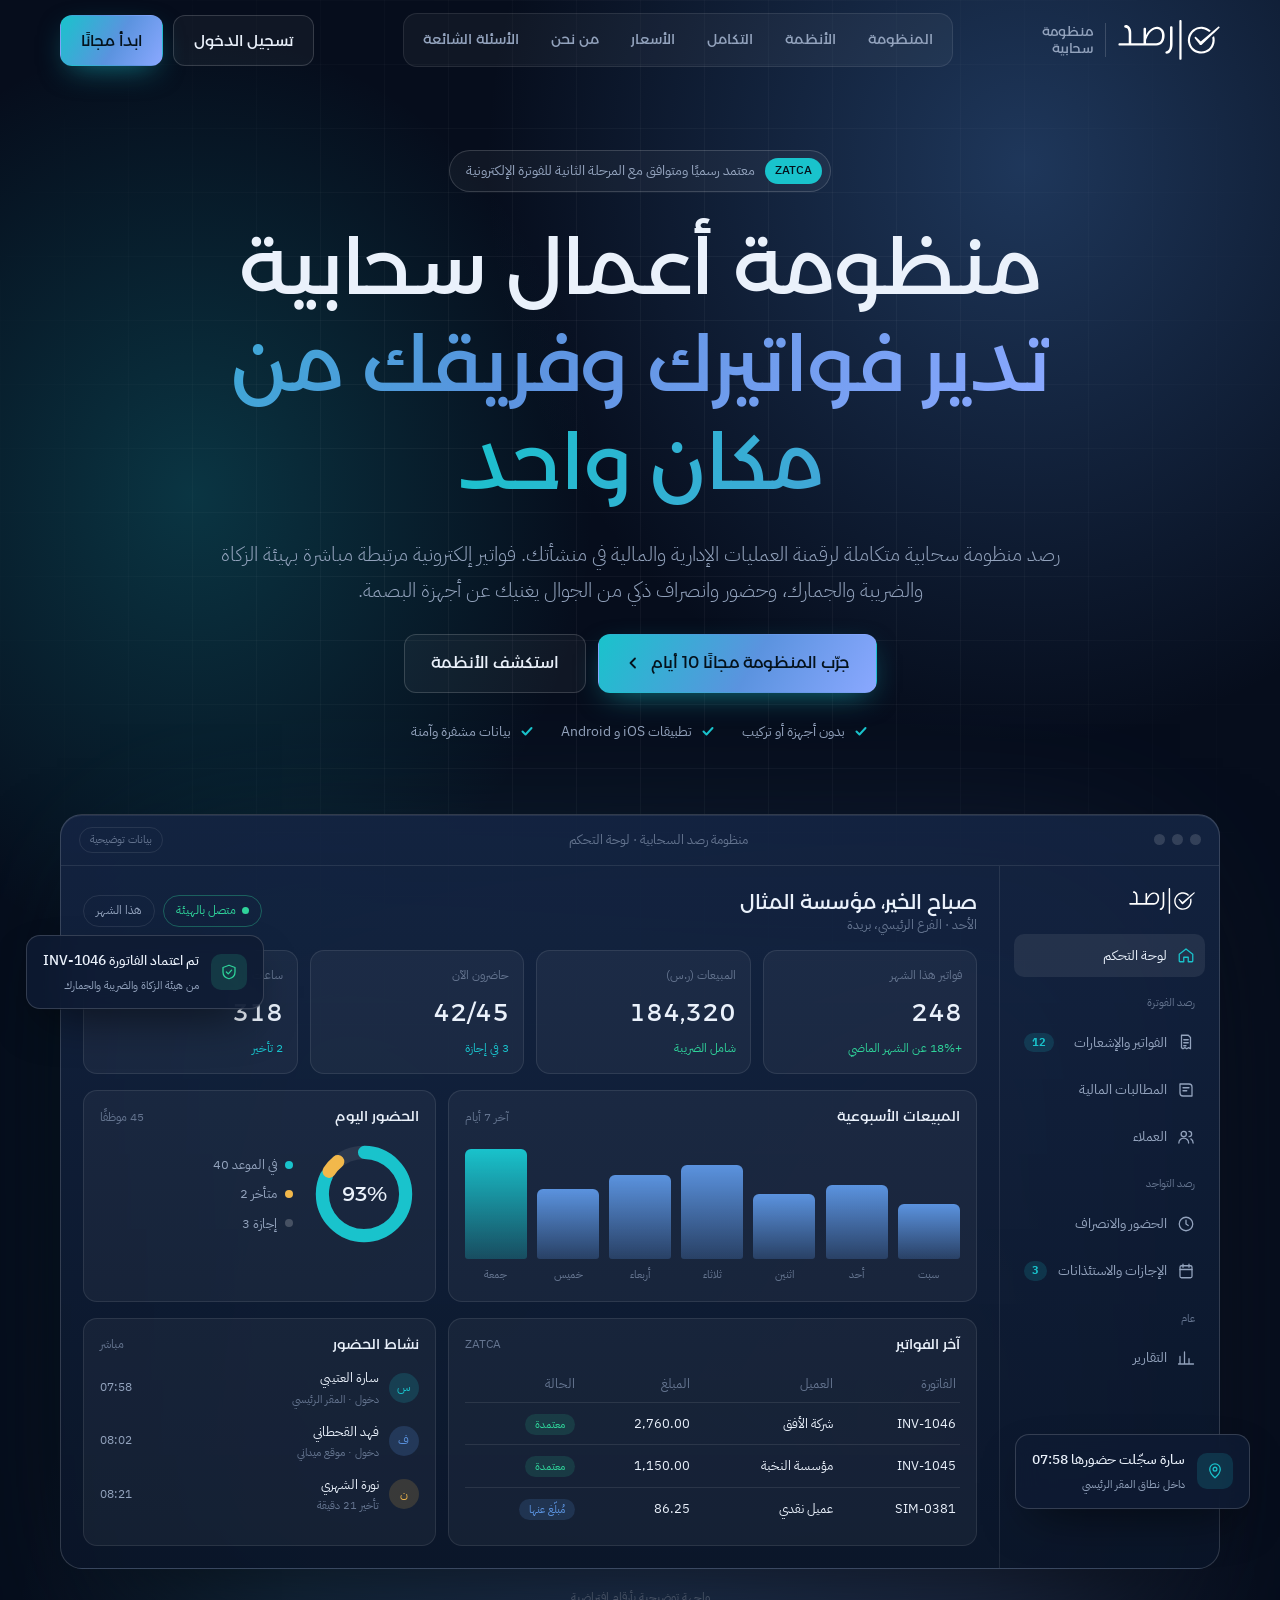
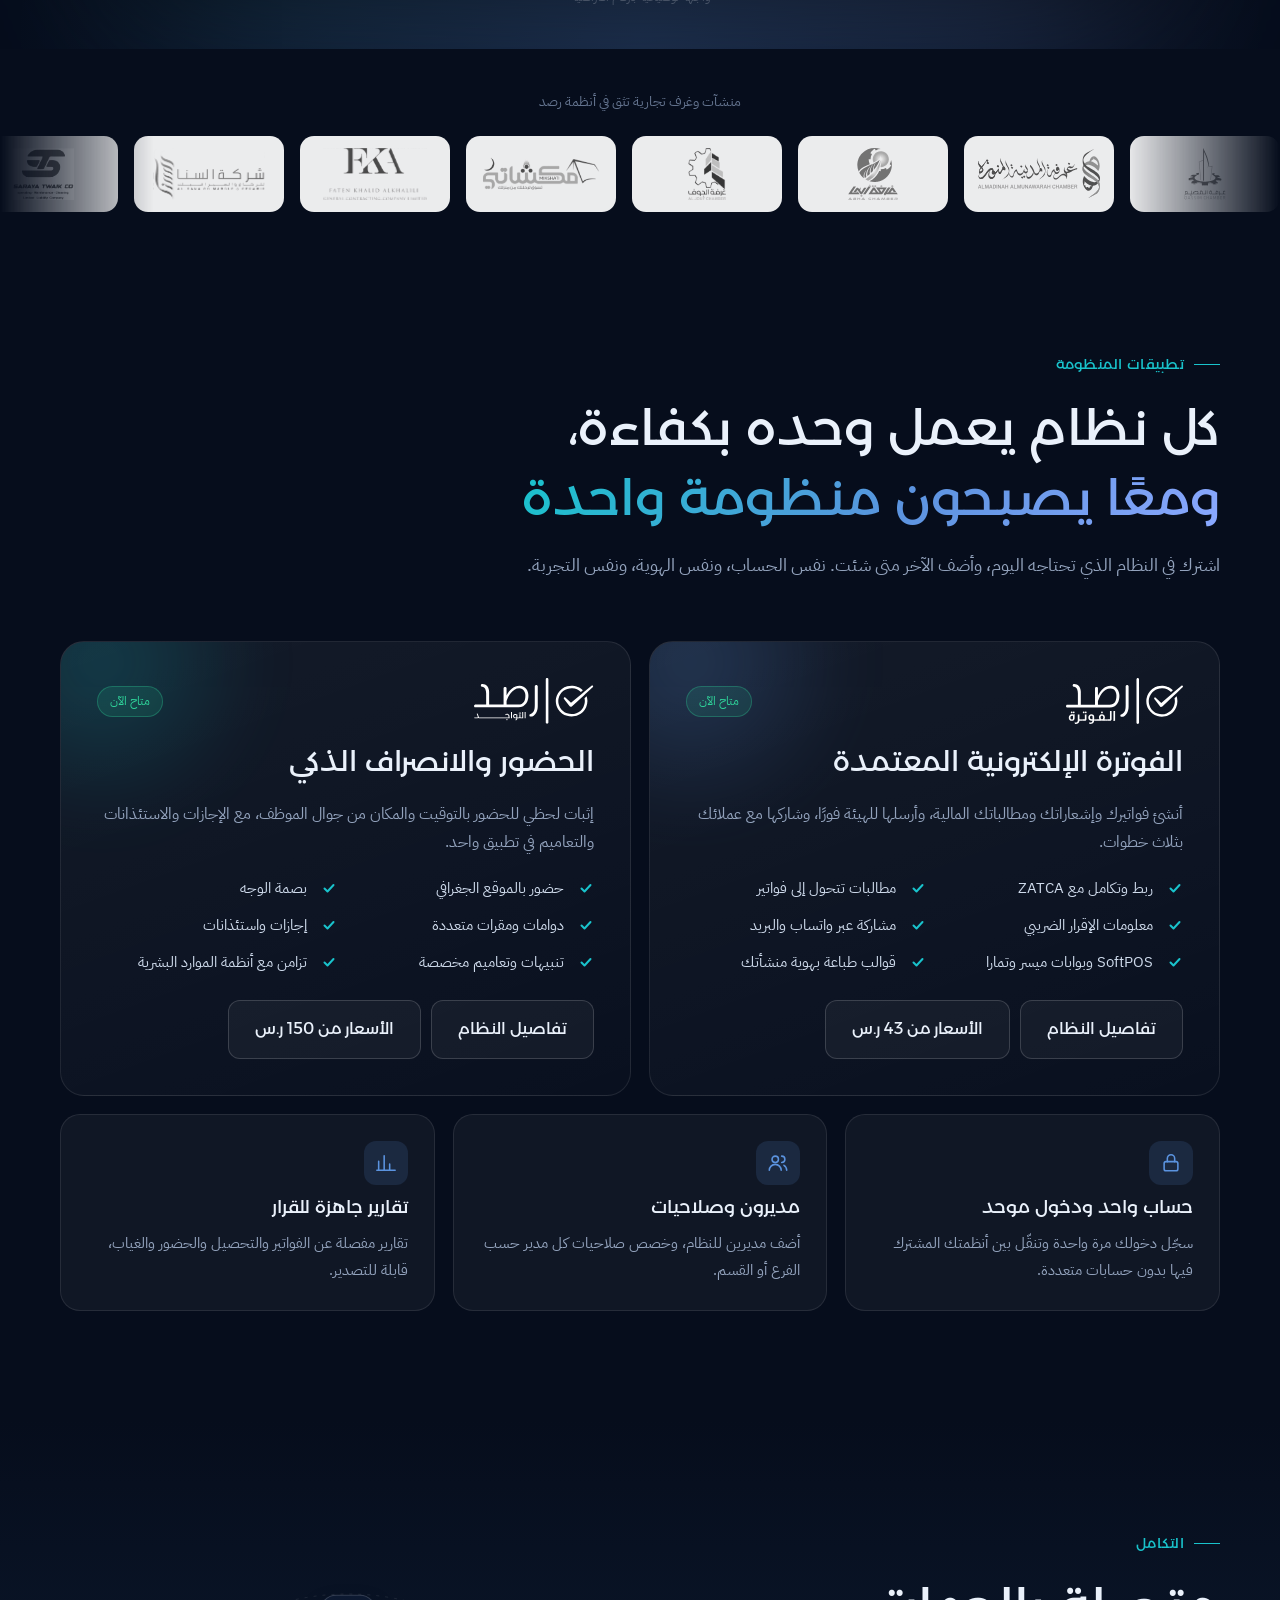
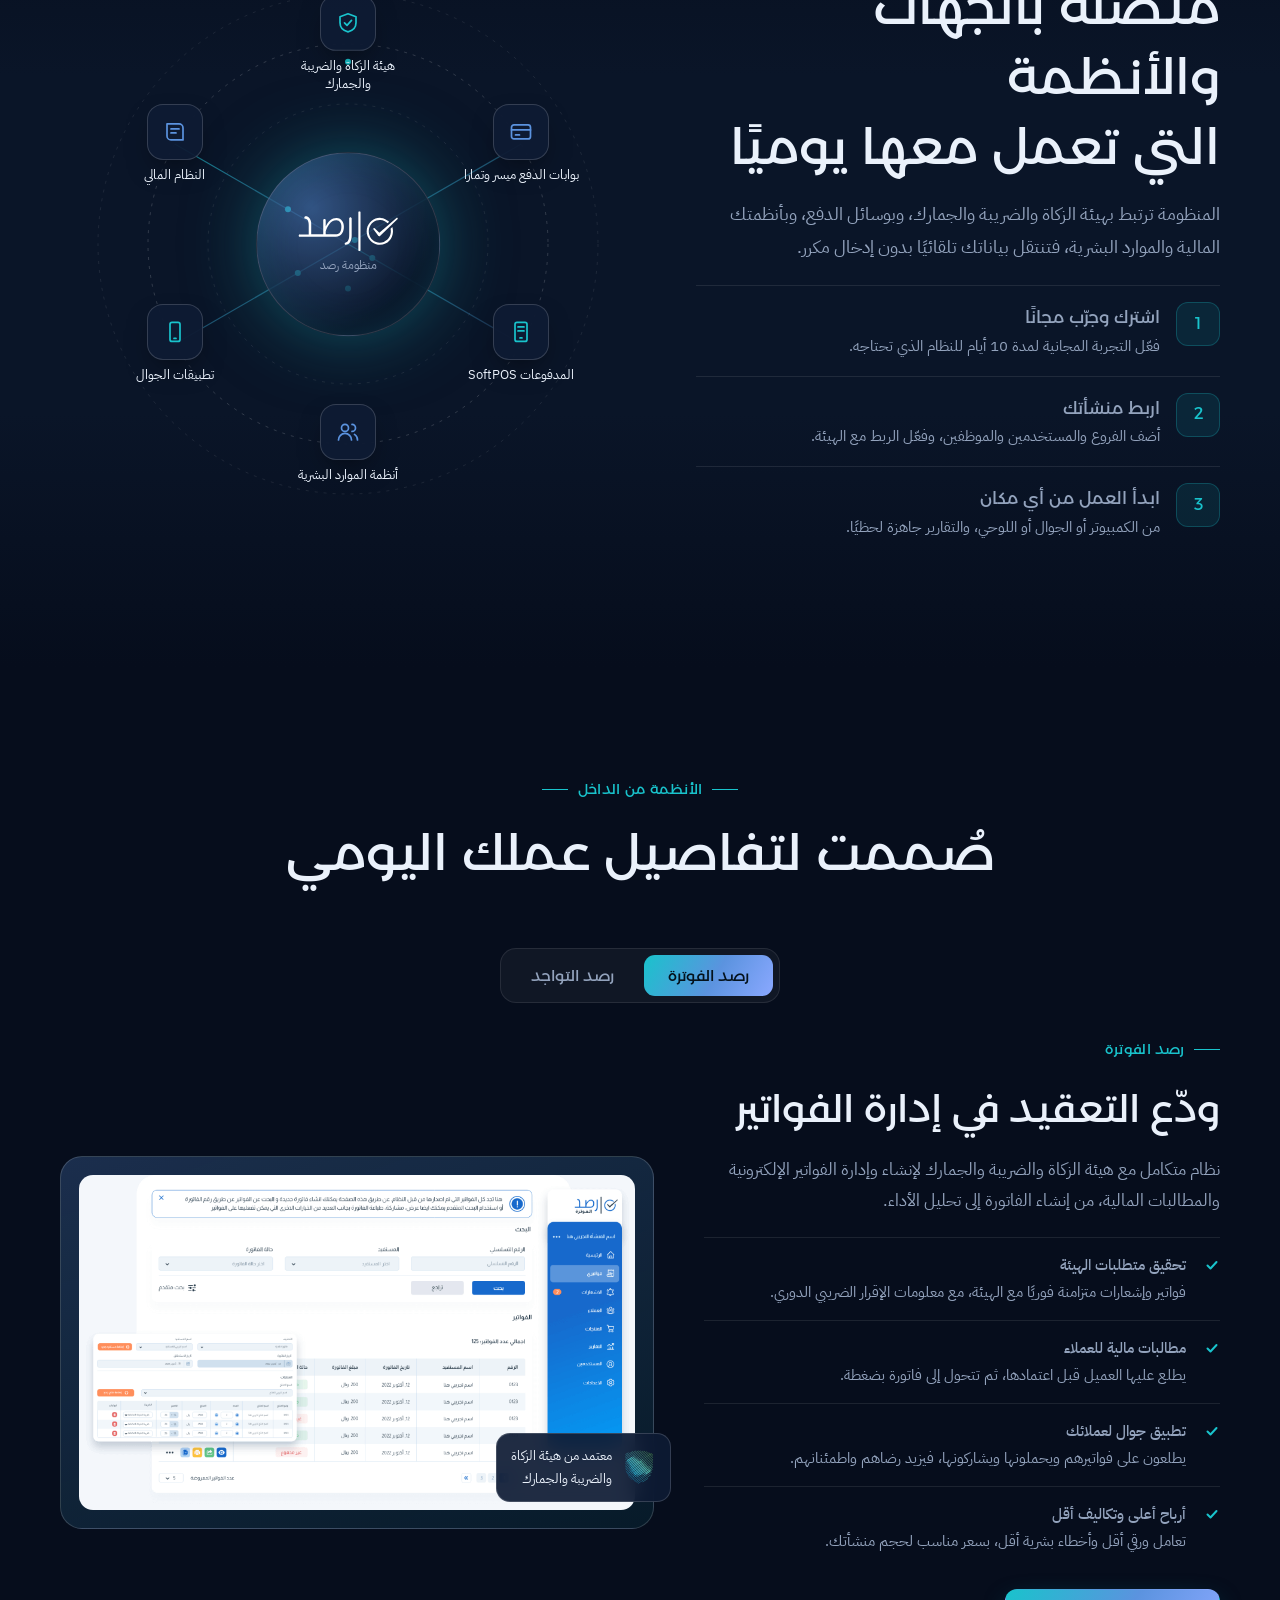
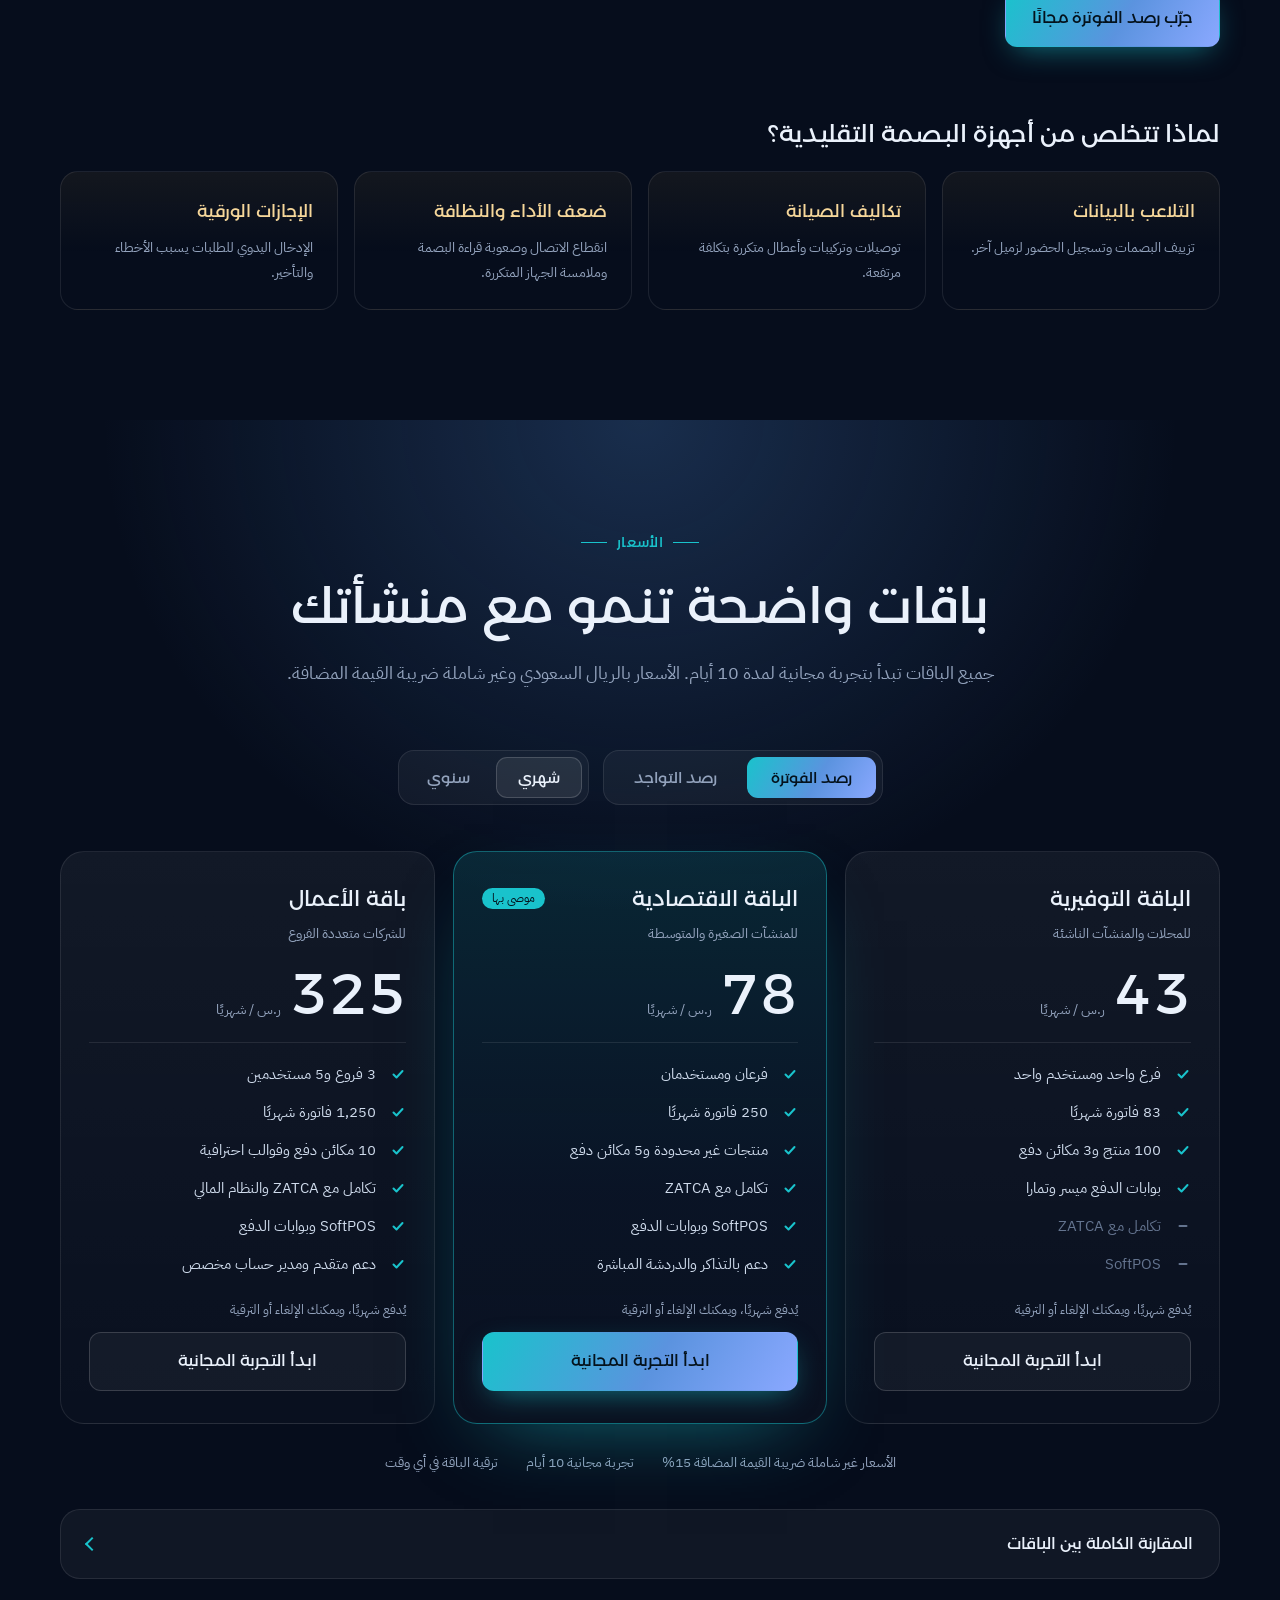
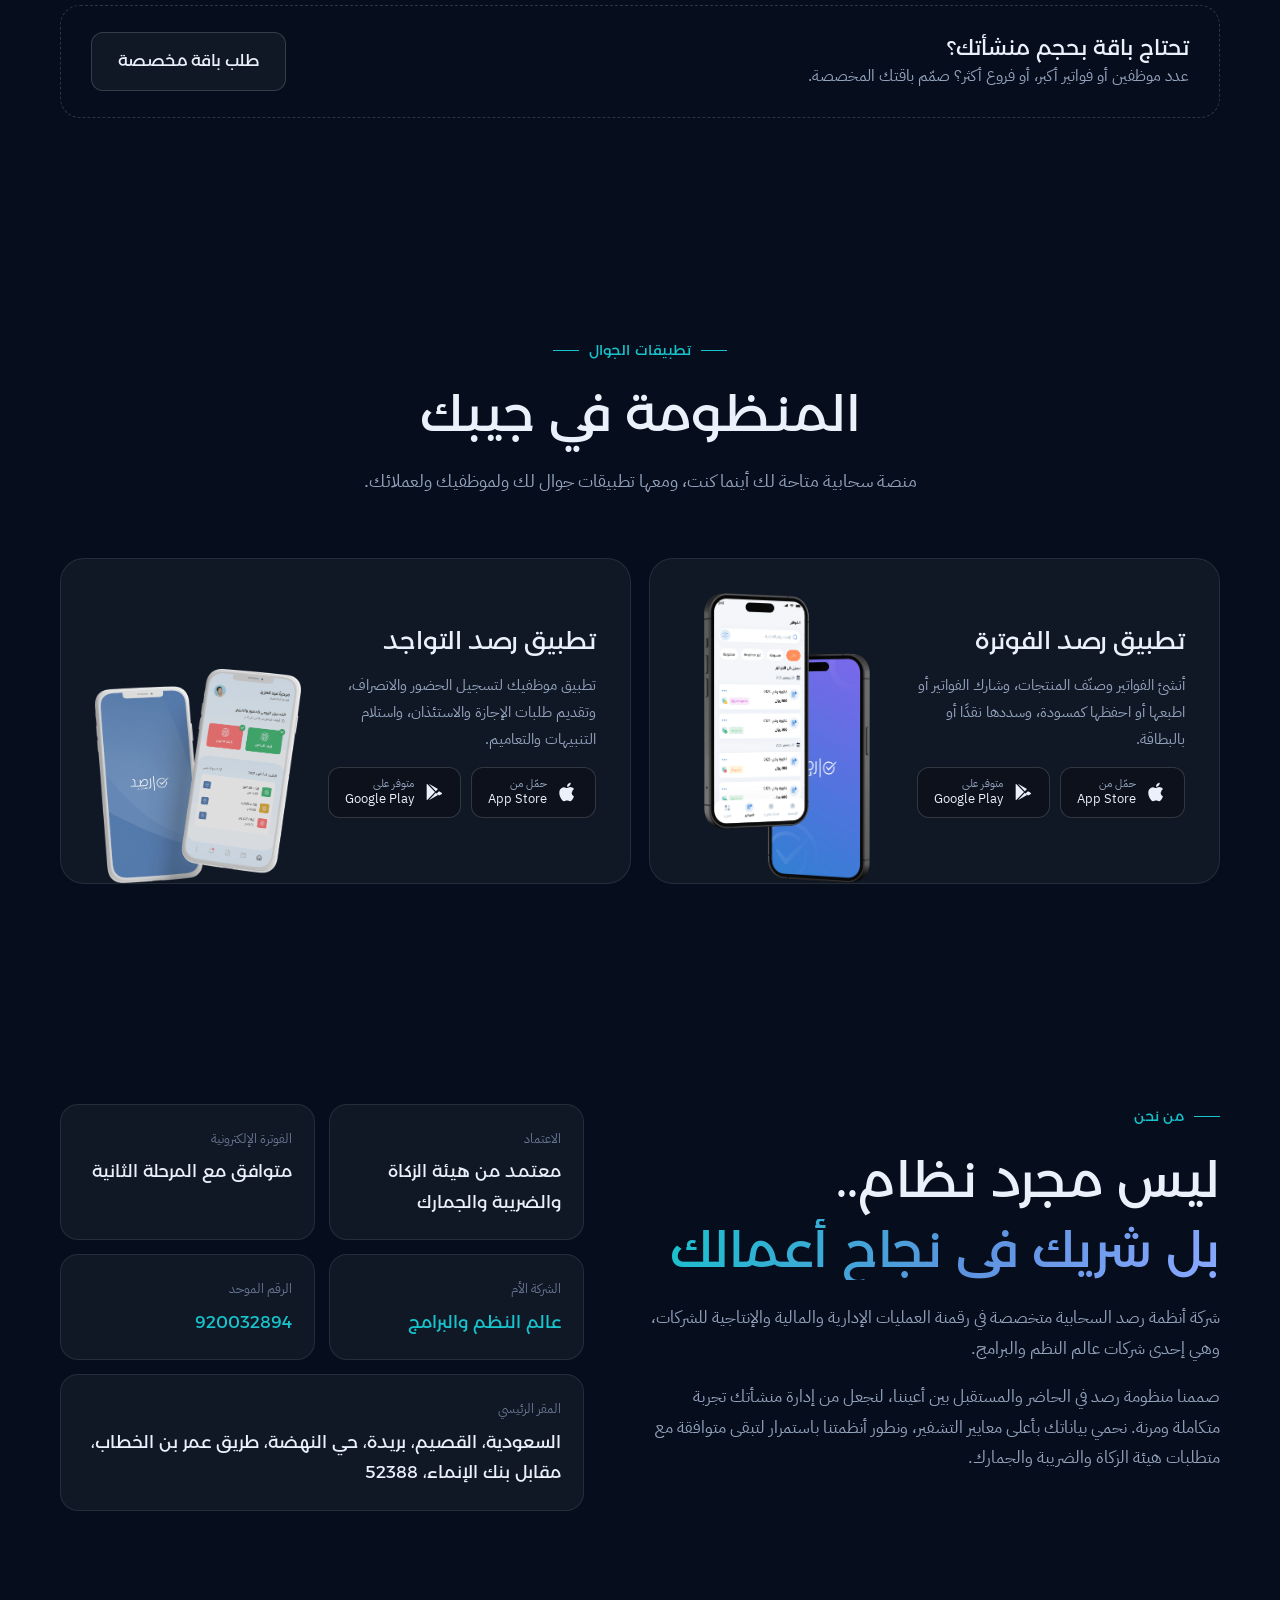
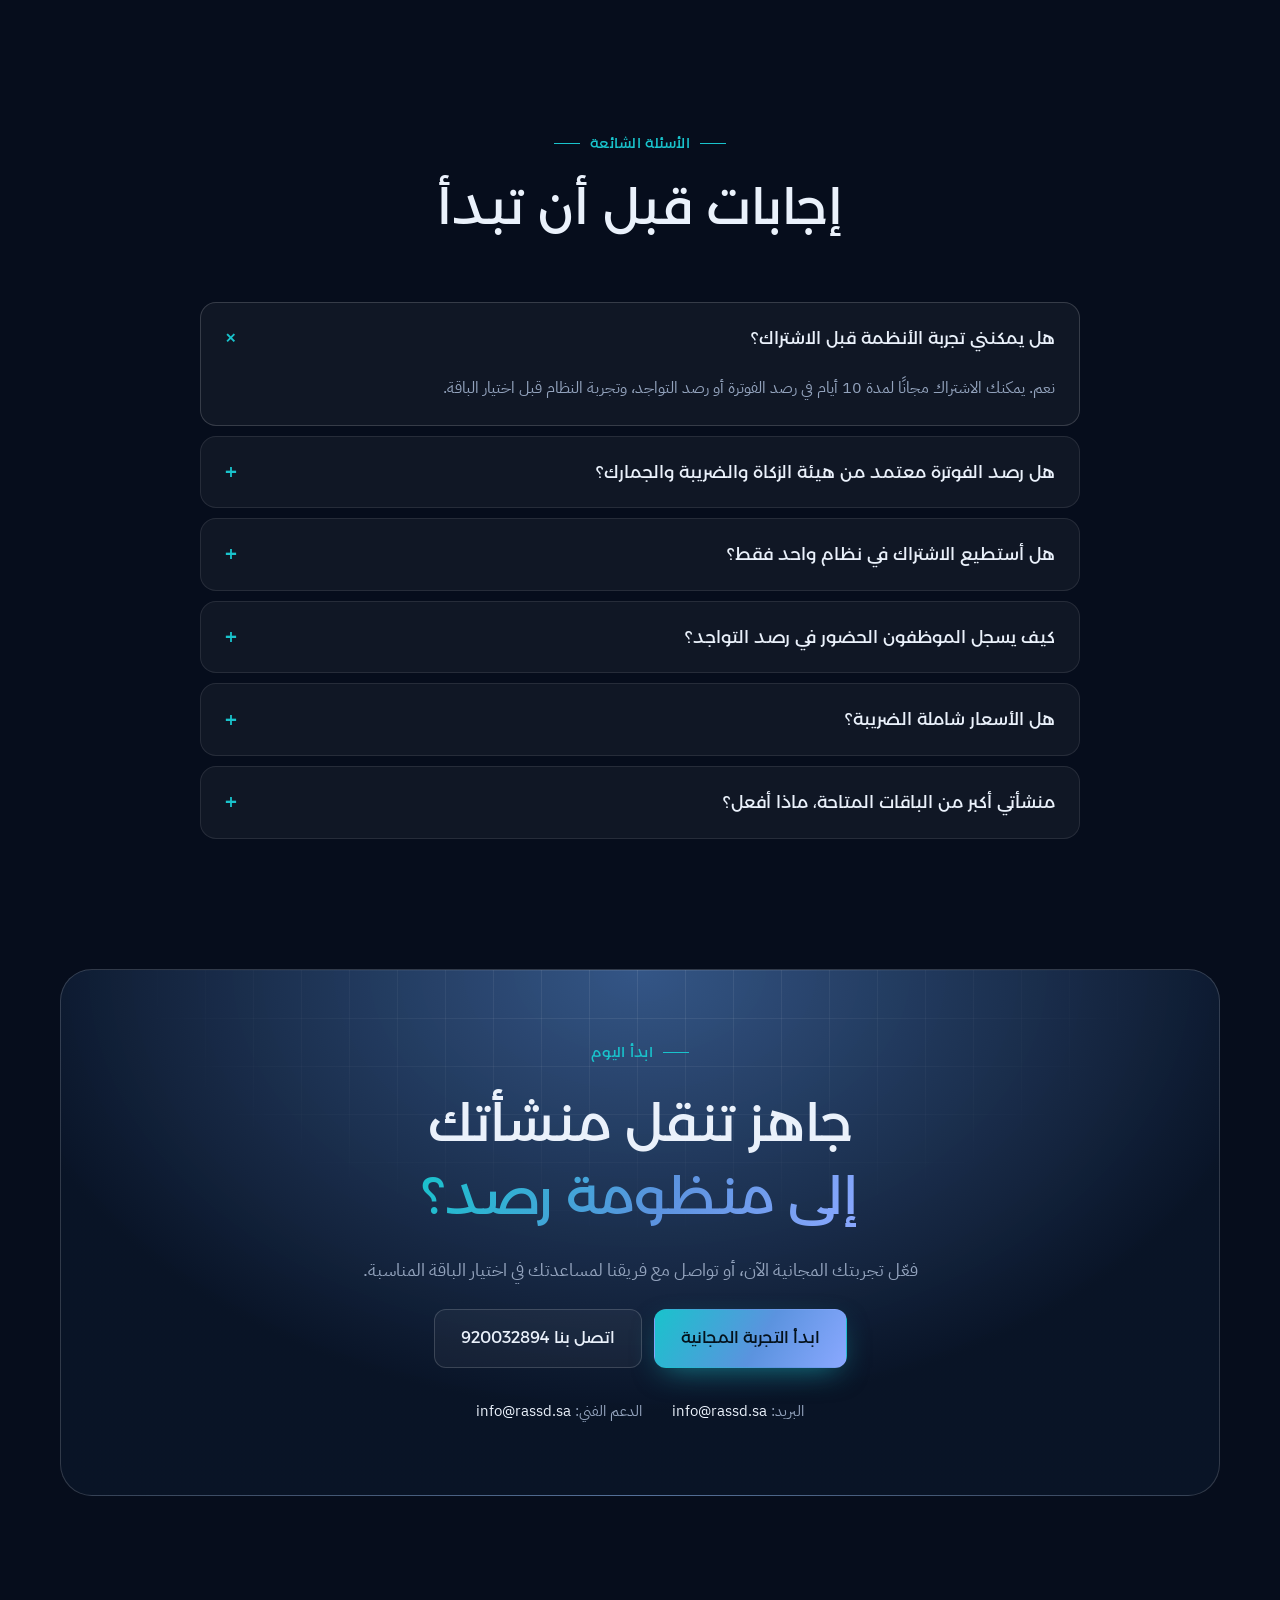
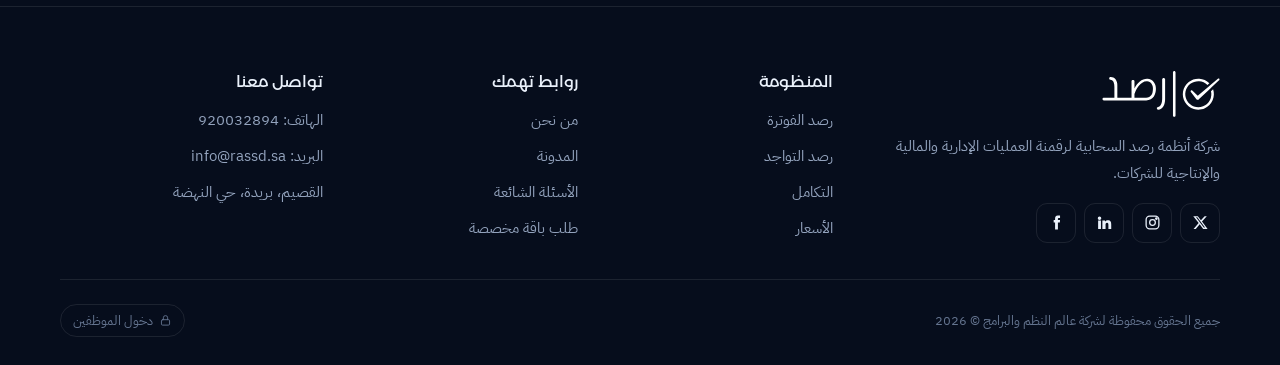
<file: rasd_landing/index.html>
<!doctype html>
<html lang="ar" dir="rtl">
<head>
<meta charset="utf-8">
<meta name="viewport" content="width=device-width, initial-scale=1, viewport-fit=cover">
<title>منظومة رصد السحابية</title>
<meta name="description" content="منظومة رصد السحابية: منظومة أعمال متكاملة تضم رصد الفوترة المعتمد من هيئة الزكاة والضريبة والجمارك، ورصد التواجد لإدارة حضور وانصراف الموظفين.">
<meta name="theme-color" content="#060d1c">
<link rel="preconnect" href="https://fonts.googleapis.com">
<link rel="preconnect" href="https://fonts.gstatic.com" crossorigin>
<link rel="stylesheet" href="https://fonts.googleapis.com/css2?family=IBM+Plex+Sans+Arabic:wght@300;400;500;600;700&display=swap">
<style>
@font-face {
  font-family: "Montserrat-Arabic";
  src: url("assets/fonts/Montserrat-Arabic-Regular.woff2") format("woff2");
  font-weight: 400; font-style: normal; font-display: swap;
}
/* Layout: dark premium suite page.
   Hero (thesis + live ERP window mock) → partner marquee → suite apps → integration orbit → system showcase tabs → pricing cards + full comparison → mobile apps → about → FAQ → CTA → footer (staff-only portal link).
   Brand from rassd.sa (blue #3C6AA7, teal #00B0B9, Montserrat Arabic), lifted for a dark ground. Single dark theme by choice. */
:root {
  --bg: #060d1c;
  --bg-2: #0a1528;
  --panel: #0e1b33;
  --glass: rgba(255, 255, 255, .045);
  --glass-2: rgba(255, 255, 255, .075);
  --line: rgba(255, 255, 255, .09);
  --line-2: rgba(255, 255, 255, .16);
  --text: #eaf1fb;
  --muted: #93a3bd;
  --dim: #64748f;
  --brand: #3c6aa7;
  --blue: #5b93df;
  --teal: #19c3cc;
  --teal-brand: #00b0b9;
  --ok: #2fd39a;
  --warn: #f2b84b;
  --grad: linear-gradient(120deg, #19c3cc 0%, #5b93df 55%, #8aa8ff 100%);
  --f-brand: "Montserrat-Arabic", "IBM Plex Sans Arabic", Tahoma, system-ui, sans-serif;
  --f-body: "IBM Plex Sans Arabic", "Montserrat-Arabic", Tahoma, system-ui, sans-serif;
  --wrap: 1200px;
  color-scheme: dark;
}

*, *::before, *::after { box-sizing: border-box; }
html { scroll-behavior: smooth; scroll-padding-top: 88px; }
@media (prefers-reduced-motion: reduce) { html { scroll-behavior: auto; } *, *::before, *::after { animation: none !important; transition: none !important; } }
body { margin: 0; background: var(--bg); color: var(--text); font-family: var(--f-body); font-size: 16px; line-height: 1.8; -webkit-font-smoothing: antialiased; overflow-x: hidden; }
img { max-width: 100%; height: auto; display: block; }
[hidden] { display: none !important; }
a { color: inherit; }
h1, h2, h3, h4 { font-family: var(--f-brand); font-weight: 400; line-height: 1.4; margin: 0; text-wrap: balance; }
p { margin: 0; }
.num { font-variant-numeric: tabular-nums; }
:focus-visible { outline: 2px solid var(--teal); outline-offset: 3px; border-radius: 8px; }
.grad-text { background: var(--grad); -webkit-background-clip: text; background-clip: text; color: transparent; }

.wrap { max-width: var(--wrap); margin-inline: auto; padding-inline: 20px; }
section { padding-block: 110px; position: relative; }
.eyebrow { display: inline-flex; align-items: center; gap: 10px; font-family: var(--f-brand); font-size: 14px; color: var(--teal); letter-spacing: .02em; }
.eyebrow::before { content: ""; width: 26px; height: 1px; background: currentColor; }
.head { display: grid; gap: 16px; max-width: 760px; margin-bottom: 60px; }
.head.center { text-align: center; justify-items: center; margin-inline: auto; }
.head.center .eyebrow::after { content: ""; width: 26px; height: 1px; background: currentColor; }
.head h2 { font-size: clamp(30px, 4.2vw, 50px); }
.head p { color: var(--muted); font-size: 18px; }

.btn { display: inline-flex; align-items: center; justify-content: center; gap: 10px; font-family: var(--f-brand); font-size: 16px; padding: 14px 26px; border-radius: 12px; border: 1px solid transparent; text-decoration: none; cursor: pointer; transition: transform .2s ease, box-shadow .2s ease, background-color .2s ease, border-color .2s ease; white-space: nowrap; }
.btn:hover { transform: translateY(-2px); }
.btn-primary { background: var(--grad); color: #04121c; box-shadow: 0 10px 30px -10px rgba(25, 195, 204, .6); }
.btn-primary:hover { box-shadow: 0 16px 40px -12px rgba(25, 195, 204, .8); }
.btn-ghost { background: var(--glass); border-color: var(--line-2); color: var(--text); }
.btn-ghost:hover { background: var(--glass-2); border-color: rgba(255,255,255,.28); }
.btn svg { flex: none; }

/* Header */
.site-header { position: fixed; top: 0; inset-inline: 0; z-index: 40; padding-top: env(safe-area-inset-top, 0px); transition: background-color .3s, border-color .3s, backdrop-filter .3s; border-bottom: 1px solid transparent; }
.site-header.scrolled { background: rgba(6, 13, 28, .78); backdrop-filter: blur(16px) saturate(140%); -webkit-backdrop-filter: blur(16px) saturate(140%); border-color: var(--line); }
.site-header .wrap { display: flex; align-items: center; justify-content: space-between; gap: 20px; height: 80px; }
.logo { display: flex; align-items: center; gap: 12px; text-decoration: none; flex: none; }
.logo img { height: 40px; width: auto; filter: brightness(0) invert(1); }
.logo span { font-family: var(--f-brand); font-size: 13px; color: var(--muted); border-inline-start: 1px solid var(--line-2); padding-inline-start: 12px; line-height: 1.3; }
.nav { display: flex; align-items: center; gap: 4px; background: var(--glass); border: 1px solid var(--line); border-radius: 14px; padding: 5px; }
.nav a { text-decoration: none; font-family: var(--f-brand); font-size: 14px; color: var(--muted); padding: 8px 14px; border-radius: 10px; transition: color .2s, background-color .2s; }
.nav a:hover { color: var(--text); background: var(--glass-2); }
.header-cta { display: flex; align-items: center; gap: 10px; }
.header-cta .btn { padding: 11px 20px; font-size: 15px; }
.menu-btn { display: none; background: var(--glass); border: 1px solid var(--line-2); border-radius: 12px; width: 46px; height: 46px; color: var(--text); cursor: pointer; place-items: center; }
.mobile-nav { background: rgba(6, 13, 28, .96); backdrop-filter: blur(16px); border-bottom: 1px solid var(--line); }
.mobile-nav .wrap { display: grid; gap: 2px; padding-block: 8px 20px; }
.mobile-nav a { text-decoration: none; padding: 12px 0; font-family: var(--f-brand); border-bottom: 1px solid var(--line); }

/* Hero */
.hero { padding-block: 150px 40px; overflow: hidden; isolation: isolate; }
.hero-bg { position: absolute; inset: 0; z-index: -1; pointer-events: none;
  background:
    radial-gradient(60% 50% at 80% 10%, rgba(60, 106, 167, .45), transparent 70%),
    radial-gradient(45% 40% at 15% 30%, rgba(25, 195, 204, .22), transparent 70%),
    radial-gradient(70% 50% at 50% 100%, rgba(91, 147, 223, .18), transparent 70%); }
.hero-bg::after { content: ""; position: absolute; inset: 0;
  background-image: linear-gradient(var(--line) 1px, transparent 1px), linear-gradient(90deg, var(--line) 1px, transparent 1px);
  background-size: 64px 64px; opacity: .45;
  -webkit-mask-image: radial-gradient(70% 60% at 50% 30%, #000 30%, transparent 80%); mask-image: radial-gradient(70% 60% at 50% 30%, #000 30%, transparent 80%); }
.hero-copy { display: grid; justify-items: center; text-align: center; gap: 26px; max-width: 900px; margin-inline: auto; }
.pill { display: inline-flex; align-items: center; gap: 10px; padding: 7px 8px 7px 16px; border-radius: 999px; background: var(--glass); border: 1px solid var(--line-2); font-size: 14px; color: var(--muted); }
.pill b { font-weight: 500; font-size: 12px; color: #04121c; background: var(--teal); padding: 2px 10px; border-radius: 999px; }
.hero h1 { font-size: clamp(38px, 6.4vw, 78px); line-height: 1.25; letter-spacing: -.01em; }
.hero .lead { font-size: clamp(17px, 1.6vw, 20px); color: var(--muted); max-width: 46em; font-weight: 300; }
.hero-actions { display: flex; flex-wrap: wrap; justify-content: center; gap: 12px; }
.hero-meta { display: flex; flex-wrap: wrap; justify-content: center; gap: 10px 26px; font-size: 14px; color: var(--muted); }
.hero-meta span { display: inline-flex; align-items: center; gap: 8px; }
.hero-meta svg { color: var(--teal); }

/* ERP window mock */
.stage { position: relative; margin-top: 70px; }
.stage::before { content: ""; position: absolute; inset: 10% 8% -6%; background: var(--grad); filter: blur(90px); opacity: .28; border-radius: 40px; z-index: -1; }
.window { position: relative; border-radius: 22px; background: linear-gradient(180deg, rgba(20, 36, 66, .92), rgba(10, 21, 40, .96)); border: 1px solid var(--line-2); box-shadow: 0 50px 120px -40px rgba(0,0,0,.8), inset 0 1px 0 rgba(255,255,255,.08); overflow: hidden; animation: rise 1.2s cubic-bezier(.2,.7,.2,1) .2s backwards; }
@keyframes rise { from { transform: translateY(40px); } }
.win-bar { display: flex; align-items: center; gap: 14px; padding: 12px 18px; border-bottom: 1px solid var(--line); }
.dots { display: flex; gap: 7px; }
.dots i { width: 11px; height: 11px; border-radius: 50%; background: rgba(255,255,255,.14); }
.win-title { flex: 1; text-align: center; font-size: 13px; color: var(--dim); }
.win-tag { font-size: 11px; color: var(--dim); border: 1px solid var(--line); padding: 2px 10px; border-radius: 999px; }
.win-body { display: grid; grid-template-columns: 220px 1fr; min-height: 480px; }
.side { border-inline-end: 1px solid var(--line); padding: 18px 14px; display: grid; align-content: start; gap: 4px; }
.side .s-logo { display: flex; align-items: center; gap: 10px; padding: 4px 10px 16px; }
.side .s-logo img { height: 26px; width: auto; filter: brightness(0) invert(1); }
.side .s-label { font-size: 11px; color: var(--dim); padding: 12px 10px 4px; }
.side a { display: flex; align-items: center; gap: 10px; padding: 9px 10px; border-radius: 10px; font-size: 14px; color: var(--muted); text-decoration: none; }
.side a.on { background: var(--glass-2); color: var(--text); }
.side a.on svg { color: var(--teal); }
.side .badge-n { margin-inline-start: auto; font-size: 11px; background: rgba(25,195,204,.16); color: var(--teal); padding: 0 8px; border-radius: 999px; }
.main { padding: 22px; display: grid; gap: 16px; align-content: start; min-width: 0; }
.main-top { display: flex; align-items: center; justify-content: space-between; gap: 12px; flex-wrap: wrap; }
.main-top h3 { font-size: 20px; }
.main-top small { display: block; color: var(--dim); font-size: 13px; font-family: var(--f-body); }
.chips { display: flex; gap: 8px; flex-wrap: wrap; }
.chip { font-size: 12px; padding: 4px 12px; border-radius: 999px; border: 1px solid var(--line); color: var(--muted); }
.chip.live { color: var(--ok); border-color: rgba(47,211,154,.35); display: inline-flex; align-items: center; gap: 6px; }
.chip.live::before { content: ""; width: 7px; height: 7px; border-radius: 50%; background: var(--ok); animation: blink 1.6s infinite; }
@keyframes blink { 50% { opacity: .3; } }
.kpis { display: grid; grid-template-columns: repeat(4, 1fr); gap: 12px; }
.kpi { background: var(--glass); border: 1px solid var(--line); border-radius: 14px; padding: 14px; display: grid; gap: 4px; min-width: 0; }
.kpi small { font-size: 12px; color: var(--dim); }
.kpi b { font-family: var(--f-brand); font-weight: 400; font-size: 24px; font-variant-numeric: tabular-nums; }
.kpi em { font-style: normal; font-size: 12px; color: var(--ok); }
.kpi em.t { color: var(--teal); }
.grid-2 { display: grid; grid-template-columns: 1.5fr 1fr; gap: 12px; }
.card { background: var(--glass); border: 1px solid var(--line); border-radius: 14px; padding: 16px; min-width: 0; }
.card h4 { font-size: 14px; display: flex; justify-content: space-between; align-items: center; gap: 8px; margin-bottom: 12px; }
.card h4 small { color: var(--dim); font-size: 12px; font-family: var(--f-body); }
.bars { display: flex; align-items: flex-end; gap: 10px; height: 120px; }
.bars div { flex: 1; border-radius: 6px 6px 3px 3px; background: linear-gradient(180deg, var(--blue), rgba(91,147,223,.25)); transform-origin: bottom; animation: grow 1s cubic-bezier(.2,.7,.2,1) both; }
.bars div.hi { background: linear-gradient(180deg, var(--teal), rgba(25,195,204,.25)); }
@keyframes grow { from { transform: scaleY(0); } }
.bar-x { display: flex; gap: 10px; margin-top: 6px; }
.bar-x span { flex: 1; text-align: center; font-size: 11px; color: var(--dim); }
.donut-wrap { display: flex; align-items: center; gap: 16px; }
.donut { width: 110px; height: 110px; flex: none; }
.legend { display: grid; gap: 6px; font-size: 13px; color: var(--muted); }
.legend span { display: flex; align-items: center; gap: 8px; }
.legend i { width: 8px; height: 8px; border-radius: 50%; }
.inv-table { width: 100%; border-collapse: collapse; font-size: 13px; }
.inv-table th { text-align: start; color: var(--dim); font-weight: 400; padding: 6px 4px; border-bottom: 1px solid var(--line); }
.inv-table td { padding: 9px 4px; border-bottom: 1px solid var(--line); }
.inv-table tr:last-child td { border-bottom: 0; }
.st { font-size: 11px; padding: 2px 10px; border-radius: 999px; white-space: nowrap; }
.st.ok { background: rgba(47,211,154,.14); color: var(--ok); }
.st.rep { background: rgba(91,147,223,.16); color: var(--blue); }
.feed { display: grid; gap: 10px; font-size: 13px; }
.feed div { display: grid; grid-template-columns: 30px 1fr auto; gap: 10px; align-items: center; }
.av { width: 30px; height: 30px; border-radius: 50%; display: grid; place-items: center; font-size: 12px; background: rgba(91,147,223,.2); color: var(--blue); }
.av.t { background: rgba(25,195,204,.18); color: var(--teal); }
.av.w { background: rgba(242,184,75,.16); color: var(--warn); }
.feed small { display: block; color: var(--dim); font-size: 11px; }
.feed time { color: var(--muted); font-size: 12px; font-variant-numeric: tabular-nums; }

.toast { position: absolute; z-index: 2; display: flex; align-items: center; gap: 12px; padding: 12px 16px; border-radius: 14px; background: rgba(14, 27, 51, .88); backdrop-filter: blur(12px); -webkit-backdrop-filter: blur(12px); border: 1px solid var(--line-2); box-shadow: 0 20px 50px -20px rgba(0,0,0,.8); font-size: 13px; animation: float 6s ease-in-out infinite; }
.toast b { display: block; font-weight: 500; font-size: 14px; }
.toast small { color: var(--muted); }
.toast .ic { width: 36px; height: 36px; border-radius: 10px; display: grid; place-items: center; flex: none; }
.toast.t1 { top: 16%; inset-inline-end: -34px; }
.toast.t1 .ic { background: rgba(47,211,154,.16); color: var(--ok); }
.toast.t2 { bottom: 8%; inset-inline-start: -30px; animation-delay: -3s; }
.toast.t2 .ic { background: rgba(25,195,204,.16); color: var(--teal); }
@keyframes float { 50% { transform: translateY(-10px); } }
.demo-note { text-align: center; color: var(--dim); font-size: 12px; margin-top: 18px; }

/* Marquee */
.trust { padding-block: 40px 30px; }
.trust p { text-align: center; color: var(--dim); font-size: 14px; margin-bottom: 22px; }
.marquee { overflow: hidden; -webkit-mask-image: linear-gradient(90deg, transparent, #000 12%, #000 88%, transparent); mask-image: linear-gradient(90deg, transparent, #000 12%, #000 88%, transparent); }
.track { display: flex; gap: 16px; width: max-content; animation: slide 45s linear infinite; }
.marquee:hover .track { animation-play-state: paused; }
@keyframes slide { to { transform: translateX(50%); } }
.logo-chip { width: 150px; height: 76px; border-radius: 14px; background: rgba(255,255,255,.92); display: flex; align-items: center; justify-content: center; padding: 10px 14px; flex: none; }
.logo-chip img { height: 52px; width: 100%; object-fit: contain; filter: grayscale(1) contrast(1.1); opacity: .8; }

/* Suite apps */
.apps { display: grid; grid-template-columns: repeat(12, 1fr); gap: 18px; }
.app-card { position: relative; grid-column: span 6; border-radius: 24px; padding: 36px; background: linear-gradient(160deg, rgba(255,255,255,.06), rgba(255,255,255,.015)); border: 1px solid var(--line); overflow: hidden; display: grid; gap: 18px; align-content: start; min-width: 0; transition: border-color .3s, transform .3s; }
.app-card:hover { border-color: var(--line-2); transform: translateY(-4px); }
.app-card::before { content: ""; position: absolute; width: 360px; height: 360px; border-radius: 50%; inset-inline-end: -140px; top: -160px; filter: blur(30px); opacity: .55; pointer-events: none; }
.app-card.inv::before { background: radial-gradient(circle, rgba(91,147,223,.45), transparent 65%); }
.app-card.att::before { background: radial-gradient(circle, rgba(25,195,204,.4), transparent 65%); }
.app-card > * { position: relative; }
.app-top { display: flex; align-items: center; justify-content: space-between; gap: 12px; }
.app-top img { height: 46px; width: auto; }
.status { font-size: 12px; padding: 4px 12px; border-radius: 999px; background: rgba(47,211,154,.12); color: var(--ok); border: 1px solid rgba(47,211,154,.3); }
.app-card h3 { font-size: 28px; }
.app-card > p { color: var(--muted); font-size: 16px; }
.feat-list { list-style: none; margin: 0; padding: 0; display: grid; grid-template-columns: 1fr 1fr; gap: 10px 18px; }
.feat-list li { display: grid; grid-template-columns: 20px 1fr; gap: 10px; font-size: 15px; color: #cfdbec; }
.feat-list svg { margin-top: 5px; color: var(--teal); }
.app-card .links { display: flex; flex-wrap: wrap; gap: 10px; margin-top: 6px; }
.mini { grid-column: span 4; border-radius: 20px; padding: 26px; background: var(--glass); border: 1px solid var(--line); display: grid; gap: 10px; align-content: start; min-width: 0; }
.mini .ic { width: 44px; height: 44px; border-radius: 12px; display: grid; place-items: center; background: rgba(91,147,223,.14); color: var(--blue); }
.mini h4 { font-size: 18px; }
.mini p { color: var(--muted); font-size: 15px; }

/* Integration orbit */
.orbit-sec { background: linear-gradient(180deg, var(--bg), var(--bg-2) 30%, var(--bg-2) 70%, var(--bg)); }
.orbit-grid { display: grid; grid-template-columns: 1fr 1.1fr; gap: 60px; align-items: center; }
.orbit-copy { display: grid; gap: 22px; min-width: 0; }
.orbit-copy .head { margin-bottom: 0; }
.steps { display: grid; gap: 0; counter-reset: s; }
.steps div { display: grid; grid-template-columns: 44px 1fr; gap: 16px; padding-block: 16px; border-top: 1px solid var(--line); }
.steps div::before { counter-increment: s; content: counter(s); width: 44px; height: 44px; border-radius: 12px; display: grid; place-items: center; font-family: var(--f-brand); color: var(--teal); background: rgba(25,195,204,.1); border: 1px solid rgba(25,195,204,.25); }
.steps b { font-family: var(--f-brand); font-weight: 400; font-size: 17px; display: block; }
.steps span { color: var(--muted); font-size: 15px; }
.orbit { position: relative; width: 100%; max-width: 540px; aspect-ratio: 1; margin-inline: auto; }
.orbit svg.rings { position: absolute; inset: 0; width: 100%; height: 100%; overflow: visible; }
.ring { fill: none; stroke: var(--line-2); stroke-dasharray: 3 6; }
.ring.spin { transform-origin: 50% 50%; animation: spin 60s linear infinite; }
@keyframes spin { to { transform: rotate(360deg); } }
.spoke { stroke: url(#spokeGrad); stroke-width: 1.2; }
.pulse { fill: var(--teal); }
.core { position: absolute; top: 50%; left: 50%; width: 34%; aspect-ratio: 1; transform: translate(-50%, -50%); border-radius: 50%; display: grid; place-items: center; text-align: center; background: radial-gradient(circle at 30% 30%, rgba(91,147,223,.5), rgba(10,21,40,.95) 70%); border: 1px solid var(--line-2); box-shadow: 0 0 80px -10px rgba(25,195,204,.5), inset 0 0 40px rgba(25,195,204,.15); }
.core img { width: 62%; filter: brightness(0) invert(1); margin-inline: auto; }
.core small { display: block; font-size: 12px; color: var(--muted); margin-top: 4px; }
.node { position: absolute; transform: translate(-50%, -50%); display: grid; justify-items: center; gap: 6px; text-align: center; width: 120px; }
.node .ic { width: 56px; height: 56px; border-radius: 16px; display: grid; place-items: center; background: rgba(14, 27, 51, .95); border: 1px solid var(--line-2); color: var(--teal); box-shadow: 0 12px 30px -12px rgba(0,0,0,.7); }
.node.b .ic { color: var(--blue); }
.node span { font-size: 13px; color: var(--text); line-height: 1.4; }

/* Showcase */
.show-tabs { display: inline-flex; gap: 6px; padding: 6px; border-radius: 16px; background: var(--glass); border: 1px solid var(--line); margin-bottom: 34px; }
.show-tabs button, .sys-tabs button { font: 15px var(--f-brand); border: 0; background: transparent; color: var(--muted); padding: 11px 24px; border-radius: 11px; cursor: pointer; transition: color .2s, background-color .2s; }
.show-tabs button[aria-selected="true"], .sys-tabs button[aria-selected="true"] { background: var(--grad); color: #04121c; }
.show-panel { display: grid; grid-template-columns: 1fr 1.15fr; gap: 50px; align-items: center; }
.show-copy { display: grid; gap: 20px; min-width: 0; }
.show-copy h3 { font-size: clamp(26px, 3.2vw, 38px); }
.show-copy > p { color: var(--muted); font-size: 17px; }
.points { display: grid; gap: 0; }
.points div { display: grid; grid-template-columns: 22px 1fr; gap: 12px; padding-block: 14px; border-top: 1px solid var(--line); }
.points svg { margin-top: 5px; color: var(--teal); }
.points b { font-weight: 500; display: block; }
.points span { color: var(--muted); font-size: 15px; }
.shot-frame { position: relative; border-radius: 22px; padding: 18px; background: linear-gradient(160deg, rgba(91,147,223,.25), rgba(25,195,204,.08)); border: 1px solid var(--line-2); min-width: 0; }
.shot-frame img { border-radius: 14px; background: #f4f7fb; width: 100%; }
.shot-frame .seal { position: absolute; inset-inline-start: -18px; bottom: 26px; display: flex; align-items: center; gap: 10px; padding: 10px 14px; border-radius: 14px; background: rgba(14,27,51,.92); border: 1px solid var(--line-2); font-size: 13px; backdrop-filter: blur(10px); }
.shot-frame .seal img { width: 34px; height: 34px; background: transparent; border-radius: 0; }

/* Pains (attendance) */
.pains { display: grid; grid-template-columns: repeat(4, 1fr); gap: 16px; margin-top: 70px; }
.pain { border-radius: 18px; padding: 24px; border: 1px solid var(--line); background: linear-gradient(180deg, rgba(242,184,75,.06), transparent 60%); display: grid; gap: 8px; align-content: start; }
.pain b { font-family: var(--f-brand); font-weight: 400; font-size: 17px; color: #f6d79a; }
.pain span { color: var(--muted); font-size: 14px; }
.pains-title { grid-column: 1 / -1; display: flex; align-items: center; justify-content: space-between; gap: 16px; flex-wrap: wrap; margin-bottom: 4px; }
.pains-title h3 { font-size: 24px; }

/* Pricing */
.pricing { background: radial-gradient(60% 50% at 50% 0%, rgba(60,106,167,.35), transparent 70%), var(--bg); }
.price-controls { display: flex; flex-wrap: wrap; justify-content: center; align-items: center; gap: 14px; margin-bottom: 46px; }
.sys-tabs { display: inline-flex; gap: 6px; padding: 6px; border-radius: 16px; background: var(--glass); border: 1px solid var(--line); }
.period { display: inline-flex; gap: 4px; padding: 6px; border-radius: 16px; background: var(--glass); border: 1px solid var(--line); }
.period button { font: 15px var(--f-brand); border: 0; background: transparent; color: var(--muted); padding: 11px 22px; border-radius: 11px; cursor: pointer; }
.period button[aria-pressed="true"] { background: var(--glass-2); color: var(--text); box-shadow: inset 0 0 0 1px var(--line-2); }
.plans { display: grid; grid-template-columns: repeat(3, 1fr); gap: 18px; align-items: stretch; }
.plan { position: relative; border-radius: 24px; padding: 32px 28px; background: linear-gradient(180deg, rgba(255,255,255,.05), rgba(255,255,255,.015)); border: 1px solid var(--line); display: grid; grid-template-rows: auto auto auto 1fr auto; gap: 20px; min-width: 0; }
.plan.top { background: linear-gradient(180deg, rgba(25,195,204,.14), rgba(91,147,223,.05) 60%, rgba(255,255,255,.02)); border-color: rgba(25,195,204,.45); box-shadow: 0 30px 80px -40px rgba(25,195,204,.6); }
.plan h3 { font-size: 21px; display: flex; justify-content: space-between; align-items: center; gap: 10px; }
.plan h3 small { font-family: var(--f-body); font-size: 12px; color: #04121c; background: var(--teal); padding: 2px 10px; border-radius: 999px; }
.plan .sub { color: var(--muted); font-size: 14px; margin-top: -12px; }
.price { display: flex; align-items: baseline; gap: 8px; }
.price b { font-family: var(--f-brand); font-weight: 400; font-size: 56px; line-height: 1; font-variant-numeric: tabular-nums; }
.price span { color: var(--muted); font-size: 14px; }
.price-note { color: var(--muted); font-size: 13px; margin-top: -10px; min-height: 1.7em; }
.plan ul { list-style: none; margin: 0; padding: 18px 0 0; border-top: 1px solid var(--line); display: grid; gap: 11px; align-content: start; }
.plan li { display: grid; grid-template-columns: 20px 1fr; gap: 10px; font-size: 15px; color: #cfdbec; }
.plan li svg { margin-top: 5px; color: var(--teal); }
.plan li.off { color: var(--dim); }
.plan li.off svg { color: var(--dim); }
.plan .btn { width: 100%; }
.price-foot { display: flex; flex-wrap: wrap; justify-content: center; gap: 10px 28px; margin-top: 26px; color: var(--muted); font-size: 14px; }
.compare { margin-top: 34px; border: 1px solid var(--line); border-radius: 20px; background: var(--glass); }
.compare summary { list-style: none; cursor: pointer; padding: 20px 26px; font-family: var(--f-brand); display: flex; justify-content: space-between; align-items: center; gap: 12px; }
.compare summary::-webkit-details-marker { display: none; }
.compare summary::after { content: ""; width: 10px; height: 10px; border-inline-end: 2px solid var(--teal); border-bottom: 2px solid var(--teal); transform: rotate(45deg); transition: transform .2s; }
.compare[open] summary::after { transform: rotate(-135deg); }
.table-wrap { overflow-x: auto; padding: 0 12px 16px; }
table.matrix { width: 100%; border-collapse: collapse; min-width: 640px; font-size: 14px; }
.matrix th, .matrix td { padding: 13px 14px; text-align: center; border-top: 1px solid var(--line); }
.matrix thead th { color: var(--muted); font-weight: 500; border-top: 0; font-family: var(--f-brand); }
.matrix tbody th { text-align: start; font-weight: 400; color: #cfdbec; }
.matrix .y { color: var(--teal); }
.matrix .n { color: var(--dim); }
.custom { margin-top: 26px; display: flex; flex-wrap: wrap; justify-content: space-between; align-items: center; gap: 18px; padding: 26px 30px; border-radius: 20px; border: 1px dashed var(--line-2); }
.custom h3 { font-size: 21px; }
.custom p { color: var(--muted); }

/* Mobile apps */
.mob { display: grid; grid-template-columns: 1fr 1fr; gap: 18px; }
.mob-card { border-radius: 24px; border: 1px solid var(--line); background: var(--glass); padding: 34px 34px 0; display: grid; grid-template-columns: 1.15fr .85fr; gap: 16px; overflow: hidden; min-width: 0; }
.mob-card .copy { display: grid; gap: 14px; align-content: center; padding-bottom: 34px; min-width: 0; }
.mob-card h3 { font-size: 24px; }
.mob-card p { color: var(--muted); font-size: 15px; }
.stores { display: flex; flex-wrap: wrap; gap: 10px; }
.stores a { display: flex; align-items: center; gap: 10px; padding: 9px 16px; border-radius: 12px; border: 1px solid var(--line-2); background: rgba(0,0,0,.25); text-decoration: none; font-size: 13px; line-height: 1.3; transition: border-color .2s; }
.stores a:hover { border-color: var(--teal); }
.stores small { display: block; color: var(--muted); font-size: 11px; }
.mob-card .shot { align-self: end; min-width: 0; }
.mob-card .shot img { max-height: 290px; width: auto; margin-inline: auto; }

/* About */
.about-grid { display: grid; grid-template-columns: 1.1fr 1fr; gap: 60px; align-items: start; }
.about-grid .head { margin-bottom: 0; }
.about-copy { display: grid; gap: 18px; min-width: 0; }
.about-copy p { color: var(--muted); font-size: 17px; }
.facts { display: grid; grid-template-columns: 1fr 1fr; gap: 14px; }
.fact { border-radius: 18px; padding: 22px; border: 1px solid var(--line); background: var(--glass); display: grid; gap: 6px; align-content: start; min-width: 0; }
.fact small { color: var(--dim); font-size: 13px; }
.fact b { font-family: var(--f-brand); font-weight: 400; font-size: 17px; }
.fact.wide { grid-column: 1 / -1; }
.fact a { color: var(--teal); text-decoration: none; }

/* FAQ */
.faq-list { max-width: 880px; margin-inline: auto; display: grid; gap: 10px; }
.faq-list details { border: 1px solid var(--line); border-radius: 16px; background: var(--glass); padding-inline: 24px; transition: border-color .2s; }
.faq-list details[open] { border-color: var(--line-2); }
.faq-list summary { list-style: none; cursor: pointer; padding-block: 20px; font-family: var(--f-brand); font-size: 17px; display: flex; justify-content: space-between; gap: 16px; align-items: center; }
.faq-list summary::-webkit-details-marker { display: none; }
.faq-list summary::after { content: "+"; font-size: 24px; line-height: 1; color: var(--teal); flex: none; transition: transform .2s; }
.faq-list details[open] summary::after { transform: rotate(45deg); }
.faq-list p { color: var(--muted); padding-bottom: 22px; max-width: 70ch; }
.faq-list a { color: var(--teal); }

/* CTA */
.cta { position: relative; overflow: hidden; border-radius: 32px; padding: 70px 50px; text-align: center; display: grid; justify-items: center; gap: 22px; background: radial-gradient(80% 120% at 50% 0%, rgba(91,147,223,.55), rgba(10,21,40,.9) 70%); border: 1px solid var(--line-2); }
.cta::before { content: ""; position: absolute; inset: 0; background-image: linear-gradient(var(--line) 1px, transparent 1px), linear-gradient(90deg, var(--line) 1px, transparent 1px); background-size: 48px 48px; -webkit-mask-image: radial-gradient(60% 70% at 50% 0%, #000, transparent 75%); mask-image: radial-gradient(60% 70% at 50% 0%, #000, transparent 75%); pointer-events: none; }
.cta > * { position: relative; }
.cta h2 { font-size: clamp(30px, 4.4vw, 52px); }
.cta p { color: var(--muted); font-size: 18px; max-width: 40em; }
.contact-row { display: flex; flex-wrap: wrap; justify-content: center; gap: 12px 30px; margin-top: 8px; color: var(--muted); font-size: 15px; }
.contact-row a { color: var(--text); text-decoration: none; }

/* Footer */
footer { border-top: 1px solid var(--line); padding-block: 64px 28px; color: var(--muted); font-size: 15px; }
.foot { display: grid; grid-template-columns: 1.6fr 1fr 1fr 1.2fr; gap: 36px; padding-bottom: 36px; border-bottom: 1px solid var(--line); }
.foot .brand { display: grid; gap: 16px; align-content: start; }
.foot .brand img { height: 46px; width: auto; filter: brightness(0) invert(1); }
.foot h4 { margin: 0 0 14px; color: var(--text); font-size: 16px; }
.foot ul { list-style: none; margin: 0; padding: 0; display: grid; gap: 9px; }
.foot a { text-decoration: none; transition: color .2s; }
.foot a:hover { color: var(--text); }
.social { display: flex; gap: 8px; }
.social a { width: 40px; height: 40px; border-radius: 11px; border: 1px solid var(--line); display: grid; place-items: center; color: var(--text); transition: border-color .2s, background-color .2s; }
.social a:hover { border-color: var(--teal); background: rgba(25,195,204,.1); }
.foot-bottom { display: flex; flex-wrap: wrap; justify-content: space-between; align-items: center; gap: 12px; padding-top: 24px; font-size: 13px; color: var(--dim); }
.foot-bottom a { text-decoration: none; }
.staff-link { display: inline-flex; align-items: center; gap: 6px; color: var(--dim); border: 1px solid var(--line); padding: 4px 12px; border-radius: 999px; transition: color .2s, border-color .2s; }
.staff-link:hover { color: var(--text); border-color: var(--line-2); }

/* Reveal on scroll (content stays visible without JS) */
.js .reveal { transform: translateY(18px); transition: transform .9s cubic-bezier(.2,.7,.2,1); }
.js .reveal.in { opacity: 1; transform: none; }

/* Responsive */
@media (max-width: 1100px) {
  .nav, .header-cta .btn-ghost { display: none; }
  .menu-btn { display: grid; }
  .win-body { grid-template-columns: 64px 1fr; }
  .side .s-logo, .side .s-label, .side a span, .side .badge-n { display: none; }
  .side a { justify-content: center; }
  .toast.t1 { inset-inline-end: 10px; top: -26px; }
  .toast.t2 { inset-inline-start: 10px; bottom: -26px; }
  .app-card { grid-column: span 12; }
  .mini { grid-column: span 6; }
  .orbit-grid, .show-panel, .about-grid { grid-template-columns: 1fr; }
  .plans { grid-template-columns: 1fr; max-width: 520px; margin-inline: auto; }
  .pains { grid-template-columns: 1fr 1fr; }
  .mob { grid-template-columns: 1fr; }
  .foot { grid-template-columns: 1fr 1fr; }
}
@media (max-width: 700px) {
  section { padding-block: 76px; }
  .wrap { padding-inline: 16px; }
  .hero { padding-block: 120px 30px; }
  .logo span { display: none; }
  .header-cta .btn-primary { padding: 10px 14px; font-size: 14px; }
  .window { animation: none; }
  .win-body { grid-template-columns: 1fr; min-height: 0; }
  .side { display: none; }
  .main { padding: 14px; }
  .kpis { grid-template-columns: 1fr 1fr; }
  .grid-2 { grid-template-columns: 1fr; }
  .hide-sm { display: none; }
  .toast { display: none; }
  .mini { grid-column: span 12; }
  .feat-list { grid-template-columns: 1fr; }
  .app-card { padding: 26px 22px; }
  .pains { grid-template-columns: 1fr; }
  .mob-card { grid-template-columns: 1fr; padding: 26px 22px 0; }
  .mob-card .copy { padding-bottom: 0; }
  .facts { grid-template-columns: 1fr; }
  .cta { padding: 48px 20px; border-radius: 24px; }
  .foot { grid-template-columns: 1fr; }
  .node { width: 84px; }
  .node .ic { width: 44px; height: 44px; border-radius: 12px; }
  .node .ic svg { width: 20px; height: 20px; }
  .node span { font-size: 11px; }
  .shot-frame .seal { inset-inline-start: 10px; bottom: 10px; }
  .show-tabs, .sys-tabs { width: 100%; }
  .show-tabs button, .sys-tabs button { flex: 1; padding-inline: 10px; }
}
</style>
</head>
<body>

<svg width="0" height="0" style="position:absolute" aria-hidden="true">
  <symbol id="i-check" viewBox="0 0 16 16"><path d="M3.5 8.5l3 3 6-6.5" fill="none" stroke="currentColor" stroke-width="2" stroke-linecap="round" stroke-linejoin="round"/></symbol>
  <symbol id="i-dash" viewBox="0 0 16 16"><path d="M4.5 8h7" fill="none" stroke="currentColor" stroke-width="2" stroke-linecap="round"/></symbol>
  <symbol id="i-arrow" viewBox="0 0 16 16"><path d="M10 3.5L5.5 8l4.5 4.5" fill="none" stroke="currentColor" stroke-width="1.8" stroke-linecap="round" stroke-linejoin="round"/></symbol>
  <symbol id="i-invoice" viewBox="0 0 24 24"><g fill="none" stroke="currentColor" stroke-width="1.7" stroke-linecap="round" stroke-linejoin="round"><path d="M6 3h9l3 3v15l-2.5-1.5L13 21l-2.5-1.5L8 21l-2-1.5V3z"/><path d="M9 9h6M9 13h6M9 17h3"/></g></symbol>
  <symbol id="i-clock" viewBox="0 0 24 24"><g fill="none" stroke="currentColor" stroke-width="1.7" stroke-linecap="round"><circle cx="12" cy="12" r="9"/><path d="M12 7v5l3 2"/></g></symbol>
  <symbol id="i-users" viewBox="0 0 24 24"><g fill="none" stroke="currentColor" stroke-width="1.7" stroke-linecap="round"><circle cx="9" cy="8" r="3.5"/><path d="M2.5 20a6.5 6.5 0 0 1 13 0M16 4.5a3.5 3.5 0 0 1 0 7M18.5 14.5A6.5 6.5 0 0 1 21.5 20"/></g></symbol>
  <symbol id="i-chart" viewBox="0 0 24 24"><path d="M4 20V10M10 20V4M16 20v-7M22 20H2" fill="none" stroke="currentColor" stroke-width="1.7" stroke-linecap="round"/></symbol>
  <symbol id="i-home" viewBox="0 0 24 24"><path d="M3 11l9-7 9 7v9a1 1 0 0 1-1 1h-5v-6H9v6H4a1 1 0 0 1-1-1z" fill="none" stroke="currentColor" stroke-width="1.7" stroke-linejoin="round"/></symbol>
  <symbol id="i-cal" viewBox="0 0 24 24"><g fill="none" stroke="currentColor" stroke-width="1.7" stroke-linecap="round"><rect x="4" y="5" width="16" height="16" rx="2"/><path d="M8 3v4M16 3v4M4 10h16"/></g></symbol>
  <symbol id="i-shield" viewBox="0 0 24 24"><g fill="none" stroke="currentColor" stroke-width="1.7" stroke-linecap="round" stroke-linejoin="round"><path d="M12 3l8 3v6c0 5-3.5 8-8 9-4.5-1-8-4-8-9V6l8-3z"/><path d="M8.5 12l2.5 2.5 4.5-5"/></g></symbol>
  <symbol id="i-card" viewBox="0 0 24 24"><g fill="none" stroke="currentColor" stroke-width="1.7" stroke-linecap="round"><rect x="2.5" y="5" width="19" height="14" rx="2.5"/><path d="M2.5 10h19M6.5 15h4"/></g></symbol>
  <symbol id="i-pos" viewBox="0 0 24 24"><g fill="none" stroke="currentColor" stroke-width="1.7" stroke-linecap="round" stroke-linejoin="round"><rect x="6" y="2.5" width="12" height="19" rx="2"/><path d="M9 7h6M9 11h6M11 18h2"/></g></symbol>
  <symbol id="i-phone" viewBox="0 0 24 24"><g fill="none" stroke="currentColor" stroke-width="1.7" stroke-linecap="round"><rect x="7" y="2.5" width="10" height="19" rx="2"/><path d="M11 18.5h2"/></g></symbol>
  <symbol id="i-ledger" viewBox="0 0 24 24"><g fill="none" stroke="currentColor" stroke-width="1.7" stroke-linecap="round" stroke-linejoin="round"><path d="M4 4h12a4 4 0 0 1 4 4v12H8a4 4 0 0 1-4-4z"/><path d="M8 9h8M8 13h5"/></g></symbol>
  <symbol id="i-lock" viewBox="0 0 24 24"><g fill="none" stroke="currentColor" stroke-width="1.7" stroke-linecap="round"><rect x="4.5" y="10.5" width="15" height="10" rx="2"/><path d="M8 10.5V7a4 4 0 0 1 8 0v3.5"/></g></symbol>
  <symbol id="i-bell" viewBox="0 0 24 24"><path d="M18 8a6 6 0 1 0-12 0c0 7-3 9-3 9h18s-3-2-3-9M13.7 21a2 2 0 0 1-3.4 0" fill="none" stroke="currentColor" stroke-width="1.7" stroke-linecap="round" stroke-linejoin="round"/></symbol>
  <symbol id="i-pin" viewBox="0 0 24 24"><g fill="none" stroke="currentColor" stroke-width="1.7"><path d="M12 21s-7-6.2-7-11.5A7 7 0 0 1 19 9.5C19 14.8 12 21 12 21z"/><circle cx="12" cy="9.5" r="2.5"/></g></symbol>
</svg>

<header class="site-header" id="siteHeader">
  <div class="wrap">
    <a class="logo" href="#home" aria-label="منظومة رصد السحابية، الرئيسية">
      <img src="assets/img/footer-logo.svg" alt="رصد" width="161" height="63">
      <span>منظومة<br>سحابية</span>
    </a>
    <nav class="nav" aria-label="القائمة الرئيسية">
      <a href="#suite">المنظومة</a>
      <a href="#showcase">الأنظمة</a>
      <a href="#integrations">التكامل</a>
      <a href="#pricing">الأسعار</a>
      <a href="#about">من نحن</a>
      <a href="#faq">الأسئلة الشائعة</a>
    </nav>
    <div class="header-cta">
      <a class="btn btn-ghost" href="https://rassd.sa/profile">تسجيل الدخول</a>
      <a class="btn btn-primary" href="#pricing">ابدأ مجانًا</a>
      <button class="menu-btn" id="menuBtn" aria-expanded="false" aria-controls="mobileNav" aria-label="فتح القائمة">
        <svg width="20" height="20" viewBox="0 0 20 20" aria-hidden="true"><path d="M3 6h14M3 10h14M3 14h14" stroke="currentColor" stroke-width="1.8" stroke-linecap="round"/></svg>
      </button>
    </div>
  </div>
  <div class="mobile-nav" id="mobileNav" hidden>
    <div class="wrap">
      <a href="#suite">المنظومة</a>
      <a href="#showcase">الأنظمة</a>
      <a href="#integrations">التكامل</a>
      <a href="#pricing">الأسعار</a>
      <a href="#about">من نحن</a>
      <a href="#faq">الأسئلة الشائعة</a>
      <a href="https://rassd.sa/profile">تسجيل الدخول</a>
    </div>
  </div>
</header>

<main>
  <!-- Hero -->
  <section class="hero" id="home">
    <div class="hero-bg" aria-hidden="true"></div>
    <div class="wrap">
      <div class="hero-copy">
        <span class="pill"><b>ZATCA</b>معتمد رسميًا ومتوافق مع المرحلة الثانية للفوترة الإلكترونية</span>
        <h1>منظومة أعمال سحابية<br><span class="grad-text">تدير فواتيرك وفريقك من مكان واحد</span></h1>
        <p class="lead">رصد منظومة سحابية متكاملة لرقمنة العمليات الإدارية والمالية في منشأتك. فواتير إلكترونية مرتبطة مباشرة بهيئة الزكاة والضريبة والجمارك، وحضور وانصراف ذكي من الجوال يغنيك عن أجهزة البصمة.</p>
        <div class="hero-actions">
          <a class="btn btn-primary" href="#pricing">جرّب المنظومة مجانًا 10 أيام <svg width="16" height="16"><use href="#i-arrow"/></svg></a>
          <a class="btn btn-ghost" href="#showcase">استكشف الأنظمة</a>
        </div>
        <div class="hero-meta">
          <span><svg width="16" height="16"><use href="#i-check"/></svg>بدون أجهزة أو تركيب</span>
          <span><svg width="16" height="16"><use href="#i-check"/></svg>تطبيقات iOS و Android</span>
          <span><svg width="16" height="16"><use href="#i-check"/></svg>بيانات مشفرة وآمنة</span>
        </div>
      </div>

      <div class="stage">
        <div class="window" role="img" aria-label="مثال توضيحي للوحة تحكم منظومة رصد">
          <div class="win-bar">
            <div class="dots"><i></i><i></i><i></i></div>
            <div class="win-title">منظومة رصد السحابية · لوحة التحكم</div>
            <span class="win-tag">بيانات توضيحية</span>
          </div>
          <div class="win-body">
            <aside class="side" aria-hidden="true">
              <div class="s-logo"><img src="assets/img/footer-logo.svg" alt="" width="161" height="63"></div>
              <a class="on"><svg width="18" height="18"><use href="#i-home"/></svg><span>لوحة التحكم</span></a>
              <div class="s-label">رصد الفوترة</div>
              <a><svg width="18" height="18"><use href="#i-invoice"/></svg><span>الفواتير والإشعارات</span><b class="badge-n">12</b></a>
              <a><svg width="18" height="18"><use href="#i-ledger"/></svg><span>المطالبات المالية</span></a>
              <a><svg width="18" height="18"><use href="#i-users"/></svg><span>العملاء</span></a>
              <div class="s-label">رصد التواجد</div>
              <a><svg width="18" height="18"><use href="#i-clock"/></svg><span>الحضور والانصراف</span></a>
              <a><svg width="18" height="18"><use href="#i-cal"/></svg><span>الإجازات والاستئذانات</span><b class="badge-n">3</b></a>
              <div class="s-label">عام</div>
              <a><svg width="18" height="18"><use href="#i-chart"/></svg><span>التقارير</span></a>
            </aside>
            <div class="main">
              <div class="main-top">
                <h3>صباح الخير، مؤسسة المثال<small>الأحد · الفرع الرئيسي، بريدة</small></h3>
                <div class="chips"><span class="chip live">متصل بالهيئة</span><span class="chip hide-sm">هذا الشهر</span></div>
              </div>
              <div class="kpis">
                <div class="kpi"><small>فواتير هذا الشهر</small><b>248</b><em>+18% عن الشهر الماضي</em></div>
                <div class="kpi"><small>المبيعات (ر.س)</small><b>184,320</b><em>شامل الضريبة</em></div>
                <div class="kpi"><small>حاضرون الآن</small><b>42/45</b><em class="t">3 في إجازة</em></div>
                <div class="kpi"><small>ساعات العمل اليوم</small><b>318</b><em class="t">2 تأخير</em></div>
              </div>
              <div class="grid-2">
                <div class="card">
                  <h4>المبيعات الأسبوعية <small>آخر 7 أيام</small></h4>
                  <div class="bars" aria-hidden="true">
                    <div style="height:46%;animation-delay:.5s"></div>
                    <div style="height:62%;animation-delay:.58s"></div>
                    <div style="height:54%;animation-delay:.66s"></div>
                    <div style="height:78%;animation-delay:.74s"></div>
                    <div style="height:70%;animation-delay:.82s"></div>
                    <div style="height:58%;animation-delay:.9s"></div>
                    <div class="hi" style="height:92%;animation-delay:.98s"></div>
                  </div>
                  <div class="bar-x"><span>سبت</span><span>أحد</span><span>اثنين</span><span>ثلاثاء</span><span>أربعاء</span><span>خميس</span><span>جمعة</span></div>
                </div>
                <div class="card">
                  <h4>الحضور اليوم <small>45 موظفًا</small></h4>
                  <div class="donut-wrap">
                    <svg class="donut" viewBox="0 0 42 42" aria-hidden="true">
                      <circle cx="21" cy="21" r="15.9" fill="none" stroke="rgba(255,255,255,.08)" stroke-width="5"/>
                      <circle cx="21" cy="21" r="15.9" fill="none" stroke="#19c3cc" stroke-width="5" stroke-dasharray="82 18" stroke-dashoffset="25" stroke-linecap="round"/>
                      <circle cx="21" cy="21" r="15.9" fill="none" stroke="#f2b84b" stroke-width="5" stroke-dasharray="5 95" stroke-dashoffset="-59" stroke-linecap="round"/>
                      <text x="21" y="23.5" text-anchor="middle" fill="#eaf1fb" font-size="8" font-family="Montserrat-Arabic, sans-serif">93%</text>
                    </svg>
                    <div class="legend">
                      <span><i style="background:#19c3cc"></i>في الموعد 40</span>
                      <span><i style="background:#f2b84b"></i>متأخر 2</span>
                      <span><i style="background:rgba(255,255,255,.2)"></i>إجازة 3</span>
                    </div>
                  </div>
                </div>
              </div>
              <div class="grid-2">
                <div class="card">
                  <h4>آخر الفواتير <small>ZATCA</small></h4>
                  <table class="inv-table">
                    <thead><tr><th>الفاتورة</th><th>العميل</th><th class="hide-sm">المبلغ</th><th>الحالة</th></tr></thead>
                    <tbody>
                      <tr><td class="num">INV-1046</td><td>شركة الأفق</td><td class="num hide-sm">2,760.00</td><td><span class="st ok">معتمدة</span></td></tr>
                      <tr><td class="num">INV-1045</td><td>مؤسسة النخبة</td><td class="num hide-sm">1,150.00</td><td><span class="st ok">معتمدة</span></td></tr>
                      <tr><td class="num">SIM-0381</td><td>عميل نقدي</td><td class="num hide-sm">86.25</td><td><span class="st rep">مُبلّغ عنها</span></td></tr>
                    </tbody>
                  </table>
                </div>
                <div class="card">
                  <h4>نشاط الحضور <small>مباشر</small></h4>
                  <div class="feed">
                    <div><span class="av t">س</span><span>سارة العتيبي<small>دخول · المقر الرئيسي</small></span><time>07:58</time></div>
                    <div><span class="av">ف</span><span>فهد القحطاني<small>دخول · موقع ميداني</small></span><time>08:02</time></div>
                    <div><span class="av w">ن</span><span>نورة الشهري<small>تأخير 21 دقيقة</small></span><time>08:21</time></div>
                  </div>
                </div>
              </div>
            </div>
          </div>
        </div>
        <div class="toast t1" aria-hidden="true">
          <span class="ic"><svg width="18" height="18"><use href="#i-shield"/></svg></span>
          <div><b>تم اعتماد الفاتورة INV-1046</b><small>من هيئة الزكاة والضريبة والجمارك</small></div>
        </div>
        <div class="toast t2" aria-hidden="true">
          <span class="ic"><svg width="18" height="18"><use href="#i-pin"/></svg></span>
          <div><b>سارة سجّلت حضورها 07:58</b><small>داخل نطاق المقر الرئيسي</small></div>
        </div>
      </div>
      <p class="demo-note">واجهة توضيحية بأرقام افتراضية</p>
    </div>
  </section>

  <!-- Partner marquee -->
  <div class="trust" id="partners">
    <p>منشآت وغرف تجارية تثق في أنظمة رصد</p>
    <div class="marquee">
      <div class="track" id="track">
        <div class="logo-chip"><img src="assets/partners/qassim.svg" alt="غرفة القصيم"></div>
        <div class="logo-chip"><img src="assets/partners/madina.svg" alt="غرفة المدينة المنورة"></div>
        <div class="logo-chip"><img src="assets/partners/abha.svg" alt="غرفة أبها"></div>
        <div class="logo-chip"><img src="assets/partners/goof.png" alt="غرفة الجوف"></div>
        <div class="logo-chip"><img src="assets/partners/mkshaty.png" alt="مكشاتي"></div>
        <div class="logo-chip"><img src="assets/partners/fka.svg" alt="شركة فاتن خالد الخليلي للمقاولات"></div>
        <div class="logo-chip"><img src="assets/partners/sana.svg" alt="شركة السنا للرخام والسيراميك"></div>
        <div class="logo-chip"><img src="assets/partners/partner1.png" alt="شركة سرايا طويق"></div>
        <div class="logo-chip"><img src="assets/partners/partner2.png" alt="مشروع القليو الزراعي"></div>
        <div class="logo-chip"><img src="assets/partners/partner3.png" alt="شركة تشييد الخزامى للمقاولات"></div>
        <div class="logo-chip"><img src="assets/partners/partner5.png" alt="شركة مواقع النجوم"></div>
        <div class="logo-chip"><img src="assets/partners/partner6.png" alt="شركة تنفيذ الأولى للمحاماة"></div>
        <div class="logo-chip"><img src="assets/partners/partner7.png" alt="مؤسسة الاستمرار لخدمات الأعمال"></div>
        <div class="logo-chip"><img src="assets/partners/partner4.png" alt="شريك نجاح"></div>
      </div>
    </div>
  </div>

  <!-- Suite -->
  <section id="suite">
    <div class="wrap">
      <div class="head reveal">
        <span class="eyebrow">تطبيقات المنظومة</span>
        <h2>كل نظام يعمل وحده بكفاءة،<br><span class="grad-text">ومعًا يصبحون منظومة واحدة</span></h2>
        <p>اشترك في النظام الذي تحتاجه اليوم، وأضف الآخر متى شئت. نفس الحساب، ونفس الهوية، ونفس التجربة.</p>
      </div>

      <div class="apps">
        <article class="app-card inv reveal">
          <div class="app-top"><img src="assets/img/invoices-logo-white.svg" alt="رصد الفوترة" width="160" height="60"><span class="status">متاح الآن</span></div>
          <h3>الفوترة الإلكترونية المعتمدة</h3>
          <p>أنشئ فواتيرك وإشعاراتك ومطالباتك المالية، وأرسلها للهيئة فورًا، وشاركها مع عملائك بثلاث خطوات.</p>
          <ul class="feat-list">
            <li><svg width="16" height="16"><use href="#i-check"/></svg>ربط وتكامل مع ZATCA</li>
            <li><svg width="16" height="16"><use href="#i-check"/></svg>مطالبات تتحول إلى فواتير</li>
            <li><svg width="16" height="16"><use href="#i-check"/></svg>معلومات الإقرار الضريبي</li>
            <li><svg width="16" height="16"><use href="#i-check"/></svg>مشاركة عبر واتساب والبريد</li>
            <li><svg width="16" height="16"><use href="#i-check"/></svg>SoftPOS وبوابات ميسر وتمارا</li>
            <li><svg width="16" height="16"><use href="#i-check"/></svg>قوالب طباعة بهوية منشأتك</li>
          </ul>
          <div class="links">
            <a class="btn btn-ghost" href="#showcase" data-show="fawtara">تفاصيل النظام</a>
            <a class="btn btn-ghost" href="#pricing" data-price="fawtara">الأسعار من 43 ر.س</a>
          </div>
        </article>

        <article class="app-card att reveal">
          <div class="app-top"><img src="assets/img/twajd-logo.svg" alt="رصد التواجد" width="160" height="60"><span class="status">متاح الآن</span></div>
          <h3>الحضور والانصراف الذكي</h3>
          <p>إثبات لحظي للحضور بالتوقيت والمكان من جوال الموظف، مع الإجازات والاستئذانات والتعاميم في تطبيق واحد.</p>
          <ul class="feat-list">
            <li><svg width="16" height="16"><use href="#i-check"/></svg>حضور بالموقع الجغرافي</li>
            <li><svg width="16" height="16"><use href="#i-check"/></svg>بصمة الوجه</li>
            <li><svg width="16" height="16"><use href="#i-check"/></svg>دوامات ومقرات متعددة</li>
            <li><svg width="16" height="16"><use href="#i-check"/></svg>إجازات واستئذانات</li>
            <li><svg width="16" height="16"><use href="#i-check"/></svg>تنبيهات وتعاميم مخصصة</li>
            <li><svg width="16" height="16"><use href="#i-check"/></svg>تزامن مع أنظمة الموارد البشرية</li>
          </ul>
          <div class="links">
            <a class="btn btn-ghost" href="#showcase" data-show="twajd">تفاصيل النظام</a>
            <a class="btn btn-ghost" href="#pricing" data-price="twajd">الأسعار من 150 ر.س</a>
          </div>
        </article>

        <div class="mini reveal">
          <span class="ic"><svg width="22" height="22"><use href="#i-lock"/></svg></span>
          <h4>حساب واحد ودخول موحد</h4>
          <p>سجّل دخولك مرة واحدة وتنقّل بين أنظمتك المشترك فيها بدون حسابات متعددة.</p>
        </div>
        <div class="mini reveal">
          <span class="ic"><svg width="22" height="22"><use href="#i-users"/></svg></span>
          <h4>مديرون وصلاحيات</h4>
          <p>أضف مديرين للنظام، وخصص صلاحيات كل مدير حسب الفرع أو القسم.</p>
        </div>
        <div class="mini reveal">
          <span class="ic"><svg width="22" height="22"><use href="#i-chart"/></svg></span>
          <h4>تقارير جاهزة للقرار</h4>
          <p>تقارير مفصلة عن الفواتير والتحصيل والحضور والغياب، قابلة للتصدير.</p>
        </div>
      </div>
    </div>
  </section>

  <!-- Integrations -->
  <section class="orbit-sec" id="integrations">
    <div class="wrap orbit-grid">
      <div class="orbit-copy reveal">
        <div class="head">
          <span class="eyebrow">التكامل</span>
          <h2>متصلة بالجهات والأنظمة<br>التي تعمل معها يوميًا</h2>
          <p>المنظومة ترتبط بهيئة الزكاة والضريبة والجمارك، وبوسائل الدفع، وبأنظمتك المالية والموارد البشرية، فتنتقل بياناتك تلقائيًا بدون إدخال مكرر.</p>
        </div>
        <div class="steps">
          <div><span><b>اشترك وجرّب مجانًا</b><span>فعّل التجربة المجانية لمدة 10 أيام للنظام الذي تحتاجه.</span></span></div>
          <div><span><b>اربط منشأتك</b><span>أضف الفروع والمستخدمين والموظفين، وفعّل الربط مع الهيئة.</span></span></div>
          <div><span><b>ابدأ العمل من أي مكان</b><span>من الكمبيوتر أو الجوال أو اللوحي، والتقارير جاهزة لحظيًا.</span></span></div>
        </div>
      </div>

      <div class="orbit reveal" aria-label="تكاملات منظومة رصد">
        <svg class="rings" viewBox="0 0 540 540" aria-hidden="true">
          <defs>
            <linearGradient id="spokeGrad" x1="0" y1="0" x2="1" y2="1">
              <stop offset="0" stop-color="#19c3cc" stop-opacity=".7"/>
              <stop offset="1" stop-color="#5b93df" stop-opacity=".15"/>
            </linearGradient>
          </defs>
          <circle class="ring" cx="270" cy="270" r="200"/>
          <circle class="ring spin" cx="270" cy="270" r="250" stroke-opacity=".5"/>
          <circle class="ring" cx="270" cy="270" r="140" stroke-opacity=".5"/>
          <g id="spokes"></g>
        </svg>
        <div class="core"><div><img src="assets/img/footer-logo.svg" alt="منظومة رصد" width="161" height="63"><small>منظومة رصد</small></div></div>
        <div id="nodes"></div>
      </div>
    </div>
  </section>

  <!-- Showcase -->
  <section id="showcase">
    <div class="wrap">
      <div class="head center reveal">
        <span class="eyebrow">الأنظمة من الداخل</span>
        <h2>صُممت لتفاصيل عملك اليومي</h2>
      </div>
      <div style="text-align:center">
        <div class="show-tabs" role="tablist" aria-label="اختر النظام">
          <button role="tab" id="st-fawtara" aria-selected="true" aria-controls="sp-fawtara" data-tab="fawtara">رصد الفوترة</button>
          <button role="tab" id="st-twajd" aria-selected="false" aria-controls="sp-twajd" data-tab="twajd">رصد التواجد</button>
        </div>
      </div>

      <div class="show-panel" role="tabpanel" id="sp-fawtara" aria-labelledby="st-fawtara">
        <div class="show-copy">
          <span class="eyebrow">رصد الفوترة</span>
          <h3>ودّع التعقيد في إدارة الفواتير</h3>
          <p>نظام متكامل مع هيئة الزكاة والضريبة والجمارك لإنشاء وإدارة الفواتير الإلكترونية والمطالبات المالية، من إنشاء الفاتورة إلى تحليل الأداء.</p>
          <div class="points">
            <div><svg width="16" height="16"><use href="#i-check"/></svg><span><b>تحقيق متطلبات الهيئة</b><span>فواتير وإشعارات متزامنة فوريًا مع الهيئة، مع معلومات الإقرار الضريبي الدوري.</span></span></div>
            <div><svg width="16" height="16"><use href="#i-check"/></svg><span><b>مطالبات مالية للعملاء</b><span>يطلع عليها العميل قبل اعتمادها، ثم تتحول إلى فاتورة بضغطة.</span></span></div>
            <div><svg width="16" height="16"><use href="#i-check"/></svg><span><b>تطبيق جوال لعملائك</b><span>يطلعون على فواتيرهم ويحملونها ويشاركونها، فيزيد رضاهم واطمئنانهم.</span></span></div>
            <div><svg width="16" height="16"><use href="#i-check"/></svg><span><b>أرباح أعلى وتكاليف أقل</b><span>تعامل ورقي أقل وأخطاء بشرية أقل، بسعر مناسب لحجم منشأتك.</span></span></div>
          </div>
          <div class="hero-actions" style="justify-content:flex-start">
            <a class="btn btn-primary" href="https://rassd.sa/trial-subscription/fawtara/NEZGNUZEOTAtRUM2RS00ODJGLTgwQkUtNTE2NjU2QzExQjFF">جرّب رصد الفوترة مجانًا</a>
          </div>
        </div>
        <div class="shot-frame">
          <img src="assets/img/invoices-lap.png" alt="شاشة إصدار الفواتير في رصد الفوترة" width="930" height="560" loading="lazy">
          <div class="seal"><img src="assets/img/zatca.svg" alt="" width="34" height="34">معتمد من هيئة الزكاة<br>والضريبة والجمارك</div>
        </div>
      </div>

      <div class="show-panel" role="tabpanel" id="sp-twajd" aria-labelledby="st-twajd" hidden>
        <div class="show-copy">
          <span class="eyebrow">رصد التواجد</span>
          <h3>ودِّع أجهزة البصمة، وأدر حضور فريقك بذكاء</h3>
          <p>نظام حضور مرن عبر الجوال يغنيك عن التعقيدات التقليدية، ويتيح لك متابعة فريقك وإصدار التقارير بلمسة واحدة.</p>
          <div class="points">
            <div><svg width="16" height="16"><use href="#i-check"/></svg><span><b>حضور بالتوقيت والمكان</b><span>بصمات من الشركة أو المنزل أو المواقع الميدانية، مع أكثر من دوام صباحي أو مسائي.</span></span></div>
            <div><svg width="16" height="16"><use href="#i-check"/></svg><span><b>إجازات واستئذانات بلا أوراق</b><span>اقبل أو ارفض الطلبات فورًا وحافظ على تنظيم أيام العمل.</span></span></div>
            <div><svg width="16" height="16"><use href="#i-check"/></svg><span><b>تعاميم وتنبيهات فورية</b><span>أرسل القرارات للفروع أو الأقسام أو الموظفين لتصلهم في ثوانٍ.</span></span></div>
            <div><svg width="16" height="16"><use href="#i-check"/></svg><span><b>تقارير يومية وشهرية</b><span>أوقات الحضور والخروج والغياب والإنتاجية بصيغ جاهزة للتحليل.</span></span></div>
          </div>
          <div class="hero-actions" style="justify-content:flex-start">
            <a class="btn btn-primary" href="https://rassd.sa/trial-subscription/twajd/RDUwOENGOTctOTJGMy00QUMzLUEzODctQkVCMUY2NUU4MTky">جرّب رصد التواجد مجانًا</a>
          </div>
        </div>
        <div class="shot-frame">
          <img src="assets/img/lap-app.png" alt="رصد التواجد على الحاسب والجوال" width="1122" height="974" loading="lazy" style="background:transparent">
        </div>
      </div>

      <div class="pains reveal">
        <div class="pains-title"><h3>لماذا تتخلص من أجهزة البصمة التقليدية؟</h3></div>
        <div class="pain"><b>التلاعب بالبيانات</b><span>تزييف البصمات وتسجيل الحضور لزميل آخر.</span></div>
        <div class="pain"><b>تكاليف الصيانة</b><span>توصيلات وتركيبات وأعطال متكررة بتكلفة مرتفعة.</span></div>
        <div class="pain"><b>ضعف الأداء والنظافة</b><span>انقطاع الاتصال وصعوبة قراءة البصمة وملامسة الجهاز المتكررة.</span></div>
        <div class="pain"><b>الإجازات الورقية</b><span>الإدخال اليدوي للطلبات يسبب الأخطاء والتأخير.</span></div>
      </div>
    </div>
  </section>

  <!-- Pricing -->
  <section class="pricing" id="pricing">
    <div class="wrap">
      <div class="head center reveal">
        <span class="eyebrow">الأسعار</span>
        <h2>باقات واضحة تنمو مع منشأتك</h2>
        <p>جميع الباقات تبدأ بتجربة مجانية لمدة 10 أيام. الأسعار بالريال السعودي وغير شاملة ضريبة القيمة المضافة.</p>
      </div>

      <div class="price-controls">
        <div class="sys-tabs" role="tablist" aria-label="اختر النظام">
          <button role="tab" id="pt-fawtara" aria-selected="true" aria-controls="plans" data-sys="fawtara">رصد الفوترة</button>
          <button role="tab" id="pt-twajd" aria-selected="false" aria-controls="plans" data-sys="twajd">رصد التواجد</button>
        </div>
        <div class="period" role="group" aria-label="مدة الاشتراك">
          <button type="button" aria-pressed="true" data-period="monthly">شهري</button>
          <button type="button" aria-pressed="false" data-period="yearly">سنوي</button>
        </div>
      </div>

      <div class="plans" id="plans" role="tabpanel" aria-labelledby="pt-fawtara" aria-live="polite"></div>

      <div class="price-foot">
        <span>الأسعار غير شاملة ضريبة القيمة المضافة 15%</span>
        <span>تجربة مجانية 10 أيام</span>
        <span>ترقية الباقة في أي وقت</span>
      </div>

      <details class="compare">
        <summary>المقارنة الكاملة بين الباقات</summary>
        <div class="table-wrap"><table class="matrix" id="matrix"></table></div>
      </details>

      <div class="custom">
        <div>
          <h3>تحتاج باقة بحجم منشأتك؟</h3>
          <p>عدد موظفين أو فواتير أكبر، أو فروع أكثر؟ صمّم باقتك المخصصة.</p>
        </div>
        <a class="btn btn-ghost" href="https://customize-plan.rassd.sa/">طلب باقة مخصصة</a>
      </div>
    </div>
  </section>

  <!-- Mobile apps -->
  <section id="apps">
    <div class="wrap">
      <div class="head center reveal">
        <span class="eyebrow">تطبيقات الجوال</span>
        <h2>المنظومة في جيبك</h2>
        <p>منصة سحابية متاحة لك أينما كنت، ومعها تطبيقات جوال لك ولموظفيك ولعملائك.</p>
      </div>
      <div class="mob">
        <article class="mob-card reveal">
          <div class="copy">
            <h3>تطبيق رصد الفوترة</h3>
            <p>أنشئ الفواتير وصنّف المنتجات، وشارك الفواتير أو اطبعها أو احفظها كمسودة، وسددها نقدًا أو بالبطاقة.</p>
            <div class="stores">
              <a href="https://apps.apple.com/eg/app/%D8%B1%D8%B5%D8%AF-%D8%A7%D9%84%D9%81%D9%88%D8%AA%D8%B1%D8%A9/id6478158183"><svg width="22" height="22" viewBox="0 0 24 24" fill="currentColor" aria-hidden="true"><path d="M16.4 12.6c0-2.6 2.1-3.8 2.2-3.9-1.2-1.8-3.1-2-3.7-2-1.6-.2-3.1.9-3.9.9-.8 0-2-.9-3.4-.9-1.7 0-3.3 1-4.2 2.6-1.8 3.1-.5 7.7 1.3 10.2.8 1.2 1.8 2.6 3.1 2.5 1.3-.1 1.7-.8 3.2-.8s1.9.8 3.2.8c1.3 0 2.2-1.2 3-2.5.9-1.4 1.3-2.7 1.3-2.8-.1 0-2.6-1-2.6-4.1zM13.9 4.9c.7-.8 1.2-2 1-3.1-1 0-2.2.7-2.9 1.5-.6.7-1.2 1.9-1 3 1.1.1 2.2-.6 2.9-1.4z"/></svg><span><small>حمّل من</small>App Store</span></a>
              <a href="https://play.google.com/store/apps/details?id=com.worldofss.rassd_billing"><svg width="20" height="20" viewBox="0 0 24 24" fill="currentColor" aria-hidden="true"><path d="M3.6 2.2c-.3.3-.4.7-.4 1.2v17.2c0 .5.1.9.4 1.2l9.6-9.8-9.6-9.8zm10.6 10.8l2.6 2.6-11 6.3 8.4-8.9zm0-2L5.8 2.1l11 6.3-2.6 2.6zm3.8.1l3 1.7c.8.5.8 1.3 0 1.8l-3 1.7-2.8-2.6 2.8-2.6z"/></svg><span><small>متوفر على</small>Google Play</span></a>
            </div>
          </div>
          <div class="shot"><img src="assets/img/fawtraApp.png" alt="شاشات تطبيق رصد الفوترة" width="1452" height="2548" loading="lazy"></div>
        </article>
        <article class="mob-card reveal">
          <div class="copy">
            <h3>تطبيق رصد التواجد</h3>
            <p>تطبيق موظفيك لتسجيل الحضور والانصراف، وتقديم طلبات الإجازة والاستئذان، واستلام التنبيهات والتعاميم.</p>
            <div class="stores">
              <a href="https://apps.apple.com/us/app/%D8%B1%D8%B5%D8%AF-%D8%A7%D9%84%D8%AA%D9%88%D8%A7%D8%AC%D8%AF/id6456840349"><svg width="22" height="22" viewBox="0 0 24 24" fill="currentColor" aria-hidden="true"><path d="M16.4 12.6c0-2.6 2.1-3.8 2.2-3.9-1.2-1.8-3.1-2-3.7-2-1.6-.2-3.1.9-3.9.9-.8 0-2-.9-3.4-.9-1.7 0-3.3 1-4.2 2.6-1.8 3.1-.5 7.7 1.3 10.2.8 1.2 1.8 2.6 3.1 2.5 1.3-.1 1.7-.8 3.2-.8s1.9.8 3.2.8c1.3 0 2.2-1.2 3-2.5.9-1.4 1.3-2.7 1.3-2.8-.1 0-2.6-1-2.6-4.1zM13.9 4.9c.7-.8 1.2-2 1-3.1-1 0-2.2.7-2.9 1.5-.6.7-1.2 1.9-1 3 1.1.1 2.2-.6 2.9-1.4z"/></svg><span><small>حمّل من</small>App Store</span></a>
              <a href="https://play.google.com/store/apps/details?id=com.worldofss.MotwagedRassdApp"><svg width="20" height="20" viewBox="0 0 24 24" fill="currentColor" aria-hidden="true"><path d="M3.6 2.2c-.3.3-.4.7-.4 1.2v17.2c0 .5.1.9.4 1.2l9.6-9.8-9.6-9.8zm10.6 10.8l2.6 2.6-11 6.3 8.4-8.9zm0-2L5.8 2.1l11 6.3-2.6 2.6zm3.8.1l3 1.7c.8.5.8 1.3 0 1.8l-3 1.7-2.8-2.6 2.8-2.6z"/></svg><span><small>متوفر على</small>Google Play</span></a>
            </div>
          </div>
          <div class="shot"><img src="assets/img/app-twajd.png" alt="شاشات تطبيق رصد التواجد" width="1017" height="1054" loading="lazy"></div>
        </article>
      </div>
    </div>
  </section>

  <!-- About -->
  <section id="about">
    <div class="wrap about-grid">
      <div class="about-copy reveal">
        <div class="head">
          <span class="eyebrow">من نحن</span>
          <h2>ليس مجرد نظام..<br><span class="grad-text">بل شريك في نجاح أعمالك</span></h2>
        </div>
        <p>شركة أنظمة رصد السحابية متخصصة في رقمنة العمليات الإدارية والمالية والإنتاجية للشركات، وهي إحدى شركات عالم النظم والبرامج.</p>
        <p>صممنا منظومة رصد في الحاضر والمستقبل بين أعيننا، لنجعل من إدارة منشأتك تجربة متكاملة ومرنة. نحمي بياناتك بأعلى معايير التشفير، ونطور أنظمتنا باستمرار لتبقى متوافقة مع متطلبات هيئة الزكاة والضريبة والجمارك.</p>
      </div>
      <div class="facts reveal">
        <div class="fact"><small>الاعتماد</small><b>معتمد من هيئة الزكاة والضريبة والجمارك</b></div>
        <div class="fact"><small>الفوترة الإلكترونية</small><b>متوافق مع المرحلة الثانية</b></div>
        <div class="fact"><small>الشركة الأم</small><b><a href="https://www.worldofss.com/">عالم النظم والبرامج</a></b></div>
        <div class="fact"><small>الرقم الموحد</small><b><a href="tel:920032894" dir="ltr">920032894</a></b></div>
        <div class="fact wide"><small>المقر الرئيسي</small><b>السعودية، القصيم، بريدة، حي النهضة، طريق عمر بن الخطاب، مقابل بنك الإنماء، 52388</b></div>
      </div>
    </div>
  </section>

  <!-- FAQ -->
  <section id="faq">
    <div class="wrap">
      <div class="head center reveal">
        <span class="eyebrow">الأسئلة الشائعة</span>
        <h2>إجابات قبل أن تبدأ</h2>
      </div>
      <div class="faq-list">
        <details open>
          <summary>هل يمكنني تجربة الأنظمة قبل الاشتراك؟</summary>
          <p>نعم. يمكنك الاشتراك مجانًا لمدة 10 أيام في رصد الفوترة أو رصد التواجد، وتجربة النظام قبل اختيار الباقة.</p>
        </details>
        <details>
          <summary>هل رصد الفوترة معتمد من هيئة الزكاة والضريبة والجمارك؟</summary>
          <p>نعم. رصد الفوترة معتمد رسميًا من الهيئة ومتوافق مع متطلبات المرحلة الثانية للفوترة الإلكترونية، ويتوفر التكامل مع ZATCA في الباقة الاقتصادية وباقة الأعمال.</p>
        </details>
        <details>
          <summary>هل أستطيع الاشتراك في نظام واحد فقط؟</summary>
          <p>نعم. كل نظام له باقاته الخاصة، وتستطيع إضافة النظام الآخر لاحقًا من نفس حسابك.</p>
        </details>
        <details>
          <summary>كيف يسجل الموظفون الحضور في رصد التواجد؟</summary>
          <p>من خلال تطبيق رصد التواجد على الجوال بالتوقيت والمكان، مع إمكانية تحديد أكثر من مقر عمل (الشركة أو المنزل أو موقع ميداني). وتتوفر بصمة الوجه في باقة الأعمال.</p>
        </details>
        <details>
          <summary>هل الأسعار شاملة الضريبة؟</summary>
          <p>لا. جميع أسعار الباقات بالريال السعودي وغير شاملة ضريبة القيمة المضافة 15%.</p>
        </details>
        <details>
          <summary>منشأتي أكبر من الباقات المتاحة، ماذا أفعل؟</summary>
          <p>اطلب باقة مخصصة من صفحة <a href="https://customize-plan.rassd.sa/">طلب باقة مخصصة</a>، أو تواصل معنا على الرقم الموحد 920032894.</p>
        </details>
      </div>
    </div>
  </section>

  <!-- CTA -->
  <section id="contact" style="padding-top:20px">
    <div class="wrap">
      <div class="cta reveal">
        <span class="eyebrow">ابدأ اليوم</span>
        <h2>جاهز تنقل منشأتك<br><span class="grad-text">إلى منظومة رصد؟</span></h2>
        <p>فعّل تجربتك المجانية الآن، أو تواصل مع فريقنا لمساعدتك في اختيار الباقة المناسبة.</p>
        <div class="hero-actions">
          <a class="btn btn-primary" href="#pricing">ابدأ التجربة المجانية</a>
          <a class="btn btn-ghost" href="tel:920032894">اتصل بنا 920032894</a>
        </div>
        <div class="contact-row">
          <span>البريد: <a href="mailto:info@rassd.sa" dir="ltr">info@rassd.sa</a></span>
          <span>الدعم الفني: <a href="mailto:info@rassd.sa" dir="ltr">info@rassd.sa</a></span>
        </div>
      </div>
    </div>
  </section>
</main>

<footer>
  <div class="wrap">
    <div class="foot">
      <div class="brand">
        <img src="assets/img/footer-logo.svg" alt="رصد" width="161" height="63">
        <p>شركة أنظمة رصد السحابية لرقمنة العمليات الإدارية والمالية والإنتاجية للشركات.</p>
        <div class="social">
          <a href="https://twitter.com/CloudRassd" aria-label="X"><svg width="17" height="17" viewBox="0 0 24 24" fill="currentColor"><path d="M17.8 3h3.1l-6.8 7.7L22 21h-6.2l-4.9-6.4L5.3 21H2.2l7.2-8.3L1.8 3h6.4l4.4 5.8L17.8 3zm-1.1 16.2h1.7L7.4 4.7H5.6l11.1 14.5z"/></svg></a>
          <a href="https://www.instagram.com/cloudrassd/" aria-label="إنستغرام"><svg width="17" height="17" viewBox="0 0 24 24" fill="none" stroke="currentColor" stroke-width="1.8"><rect x="3" y="3" width="18" height="18" rx="5"/><circle cx="12" cy="12" r="4"/><circle cx="17.5" cy="6.5" r="1" fill="currentColor"/></svg></a>
          <a href="https://www.linkedin.com/company/worldofss/" aria-label="لينكدإن"><svg width="17" height="17" viewBox="0 0 24 24" fill="currentColor"><path d="M4.98 3.5a2.5 2.5 0 1 1 0 5 2.5 2.5 0 0 1 0-5zM3 9h4v12H3zM9 9h3.8v1.7h.1c.5-1 1.8-2 3.8-2 4 0 4.8 2.6 4.8 6V21h-4v-5.6c0-1.3 0-3-1.9-3s-2.1 1.4-2.1 2.9V21H9z"/></svg></a>
          <a href="https://www.facebook.com/cloudrassd/" aria-label="فيسبوك"><svg width="17" height="17" viewBox="0 0 24 24" fill="currentColor"><path d="M14 8.5V6.8c0-.8.5-1 .9-1H17V2h-3c-3.3 0-4 2.4-4 4v2.5H8V12h2v10h4V12h2.7l.3-3.5H14z"/></svg></a>
        </div>
      </div>
      <div>
        <h4>المنظومة</h4>
        <ul>
          <li><a href="#showcase" data-show="fawtara">رصد الفوترة</a></li>
          <li><a href="#showcase" data-show="twajd">رصد التواجد</a></li>
          <li><a href="#integrations">التكامل</a></li>
          <li><a href="#pricing">الأسعار</a></li>
        </ul>
      </div>
      <div>
        <h4>روابط تهمك</h4>
        <ul>
          <li><a href="#about">من نحن</a></li>
          <li><a href="https://rassd.sa/blog-list">المدونة</a></li>
          <li><a href="#faq">الأسئلة الشائعة</a></li>
          <li><a href="https://customize-plan.rassd.sa/">طلب باقة مخصصة</a></li>
        </ul>
      </div>
      <div>
        <h4>تواصل معنا</h4>
        <ul>
          <li>الهاتف: <a href="tel:920032894" dir="ltr">920032894</a></li>
          <li>البريد: <a href="mailto:info@rassd.sa" dir="ltr">info@rassd.sa</a></li>
          <li>القصيم، بريدة، حي النهضة</li>
        </ul>
      </div>
    </div>
    <div class="foot-bottom">
      <span>جميع الحقوق محفوظة لشركة <a href="https://www.worldofss.com/">عالم النظم والبرامج</a> © <span class="num" id="year">2026</span></span>
      <!-- Staff-only entry to the internal subscriptions system. Replace the href with the real staff portal URL. -->
      <a class="staff-link" href="https://login.rassd.sa/" rel="nofollow"><svg width="13" height="13"><use href="#i-lock"/></svg>دخول الموظفين</a>
    </div>
  </div>
</footer>

<script>
document.documentElement.classList.add('js');
(function () {
  // Header on scroll
  var header = document.getElementById('siteHeader');
  function onScroll() { header.classList.toggle('scrolled', window.scrollY > 10); }
  window.addEventListener('scroll', onScroll, { passive: true });
  onScroll();

  // Mobile menu
  var menuBtn = document.getElementById('menuBtn');
  var mobileNav = document.getElementById('mobileNav');
  menuBtn.addEventListener('click', function () {
    var open = mobileNav.hidden;
    mobileNav.hidden = !open;
    menuBtn.setAttribute('aria-expanded', String(open));
    header.classList.add('scrolled');
  });
  mobileNav.addEventListener('click', function (e) {
    if (e.target.tagName === 'A') { mobileNav.hidden = true; menuBtn.setAttribute('aria-expanded', 'false'); }
  });

  // Reveal on scroll
  var revealEls = document.querySelectorAll('.reveal');
  if ('IntersectionObserver' in window) {
    var io = new IntersectionObserver(function (entries) {
      entries.forEach(function (en) { if (en.isIntersecting) { en.target.classList.add('in'); io.unobserve(en.target); } });
    }, { rootMargin: '0px 0px -8% 0px' });
    revealEls.forEach(function (el) { io.observe(el); });
  } else {
    revealEls.forEach(function (el) { el.classList.add('in'); });
  }

  // Partner marquee: duplicate logos for a seamless loop
  var track = document.getElementById('track');
  track.innerHTML += track.innerHTML;
  Array.prototype.slice.call(track.children, track.children.length / 2).forEach(function (n) { n.setAttribute('aria-hidden', 'true'); });

  // Integration orbit
  var NODES = [
    { label: 'هيئة الزكاة والضريبة والجمارك', icon: 'i-shield' },
    { label: 'بوابات الدفع ميسر وتمارا', icon: 'i-card', b: true },
    { label: 'المدفوعات SoftPOS', icon: 'i-pos' },
    { label: 'أنظمة الموارد البشرية', icon: 'i-users', b: true },
    { label: 'تطبيقات الجوال', icon: 'i-phone' },
    { label: 'النظام المالي', icon: 'i-ledger', b: true }
  ];
  var nodesEl = document.getElementById('nodes');
  var spokes = document.getElementById('spokes');
  var R = 200, C = 270, svgNS = 'http://www.w3.org/2000/svg';
  NODES.forEach(function (n, i) {
    var a = (-90 + i * 60) * Math.PI / 180;
    var x = C + R * Math.cos(a), y = C + R * Math.sin(a);
    var line = document.createElementNS(svgNS, 'line');
    line.setAttribute('x1', C); line.setAttribute('y1', C); line.setAttribute('x2', x); line.setAttribute('y2', y);
    line.setAttribute('class', 'spoke');
    spokes.appendChild(line);
    var dot = document.createElementNS(svgNS, 'circle');
    dot.setAttribute('r', '3'); dot.setAttribute('class', 'pulse');
    var anim = document.createElementNS(svgNS, 'animateMotion');
    anim.setAttribute('dur', (3 + i * 0.4) + 's'); anim.setAttribute('repeatCount', 'indefinite');
    anim.setAttribute('path', 'M' + x + ',' + y + ' L' + C + ',' + C);
    dot.appendChild(anim);
    if (!window.matchMedia('(prefers-reduced-motion: reduce)').matches) spokes.appendChild(dot);
    var el = document.createElement('div');
    el.className = 'node' + (n.b ? ' b' : '');
    el.style.left = (x / 540 * 100) + '%';
    el.style.top = (y / 540 * 100) + '%';
    el.innerHTML = '<span class="ic"><svg width="24" height="24"><use href="#' + n.icon + '"/></svg></span><span>' + n.label + '</span>';
    nodesEl.appendChild(el);
  });

  // Showcase tabs
  function showTab(id) {
    document.querySelectorAll('.show-tabs button').forEach(function (b) { b.setAttribute('aria-selected', String(b.dataset.tab === id)); });
    document.getElementById('sp-fawtara').hidden = id !== 'fawtara';
    document.getElementById('sp-twajd').hidden = id !== 'twajd';
  }
  document.querySelectorAll('.show-tabs button').forEach(function (b) { b.addEventListener('click', function () { showTab(b.dataset.tab); }); });
  document.querySelectorAll('[data-show]').forEach(function (a) { a.addEventListener('click', function () { showTab(a.dataset.show); }); });

  // Pricing data from rassd.sa (SAR / month, excluding VAT). Yearly total = monthly × 12.
  var TRIAL = {
    twajd: 'https://rassd.sa/trial-subscription/twajd/RDUwOENGOTctOTJGMy00QUMzLUEzODctQkVCMUY2NUU4MTky',
    fawtara: 'https://rassd.sa/trial-subscription/fawtara/NEZGNUZEOTAtRUM2RS00ODJGLTgwQkUtNTE2NjU2QzExQjFF'
  };
  var PRICING = {
    fawtara: {
      plans: [
        { name: 'الباقة التوفيرية', sub: 'للمحلات والمنشآت الناشئة', price: 43,
          key: [['فرع واحد ومستخدم واحد', 1], [{ monthly: '83 فاتورة شهريًا', yearly: '1,000 فاتورة سنويًا' }, 1], ['100 منتج و3 مكائن دفع', 1], ['بوابات الدفع ميسر وتمارا', 1], ['تكامل مع ZATCA', 0], ['SoftPOS', 0]] },
        { name: 'الباقة الاقتصادية', sub: 'للمنشآت الصغيرة والمتوسطة', price: 78, top: true,
          key: [['فرعان ومستخدمان', 1], [{ monthly: '250 فاتورة شهريًا', yearly: '3,000 فاتورة سنويًا' }, 1], ['منتجات غير محدودة و5 مكائن دفع', 1], ['تكامل مع ZATCA', 1], ['SoftPOS وبوابات الدفع', 1], ['دعم بالتذاكر والدردشة المباشرة', 1]] },
        { name: 'باقة الأعمال', sub: 'للشركات متعددة الفروع', price: 325,
          key: [['3 فروع و5 مستخدمين', 1], [{ monthly: '1,250 فاتورة شهريًا', yearly: '15,000 فاتورة سنويًا' }, 1], ['10 مكائن دفع وقوالب احترافية', 1], ['تكامل مع ZATCA والنظام المالي', 1], ['SoftPOS وبوابات الدفع', 1], ['دعم متقدم ومدير حساب مخصص', 1]] }
      ],
      rows: [
        ['عدد الفروع', ['1', '2', '3']],
        ['الربط والتكامل مع الفوترة الإلكترونية', [false, true, true]],
        ['عدد الفواتير', [{ monthly: '83 شهريًا', yearly: '1,000 سنويًا' }, { monthly: '250 شهريًا', yearly: '3,000 سنويًا' }, { monthly: '1,250 شهريًا', yearly: '15,000 سنويًا' }]],
        ['عدد العملاء', ['غير محدود', 'غير محدود', 'غير محدود']],
        ['تصنيفات المنتجات', ['غير محدود', 'غير محدود', 'غير محدود']],
        ['مكائن الدفع', ['3', '5', '10']],
        ['المستخدمين', ['1', '2', '5']],
        ['عدد المنتجات', ['100', 'غير محدود', 'غير محدود']],
        ['تخصيص قوالب الطباعة', ['افتراضي', 'افتراضي، رسمي', 'افتراضي، رسمي، احترافي']],
        ['التكامل مع النظام المالي', [false, false, true]],
        ['تكامل مع ZATCA', [false, true, true]],
        ['دعم فني أساسي', ['التذاكر', 'التذاكر والدردشة', 'التذاكر والدردشة']],
        ['المدفوعات الإلكترونية SoftPOS', [false, true, true]],
        ['بوابات الدفع (ميسر، تمارا)', [true, true, true]],
        ['دعم متقدم ومدير حساب مخصص', [false, 'التذاكر', true]]
      ]
    },
    twajd: {
      plans: [
        { name: 'الباقة التوفيرية', sub: 'حتى 20 موظفًا', price: 150,
          key: [['20 موظفًا ومديران للنظام', 1], ['تطبيق الجوال للموظفين', 1], ['مقرات عمل وفروع غير محدودة', 1], ['الإجازات والاستئذانات', 1], ['التعاميم والتنبيهات', 1], ['بصمة الوجه', 0]] },
        { name: 'الباقة الاقتصادية', sub: 'حتى 50 موظفًا', price: 399,
          key: [['50 موظفًا و5 مدراء للنظام', 1], ['تطبيق الجوال للموظفين', 1], ['مقرات عمل وفروع غير محدودة', 1], ['استيراد البيانات وتصدير التقارير', 1], ['التعاميم والتنبيهات', 1], ['بصمة الوجه', 0]] },
        { name: 'باقة الأعمال', sub: 'حتى 100 موظف', price: 699, top: true,
          key: [['100 موظف و10 مدراء للنظام', 1], ['إثبات التواجد ببصمة الوجه', 1], ['التزامن مع أنظمة الموارد البشرية', 1], ['مقرات عمل وفروع غير محدودة', 1], ['استيراد البيانات وتصدير التقارير', 1], ['التعاميم والتنبيهات', 1]] }
      ],
      rows: [
        ['عدد مدراء النظام', ['2', '5', '10']],
        ['عدد الموظفين', ['20', '50', '100']],
        ['تطبيق رصد التواجد للموظفين', [true, true, true]],
        ['طلبات الإجازات والاستئذانات', [true, true, true]],
        ['مقرات عمل وفروع غير محدودة', [true, true, true]],
        ['إثبات التواجد ببصمة الوجه', [false, false, true]],
        ['التزامن مع أنظمة الموارد البشرية', [false, false, true]],
        ['تنبيهات وإنذارات مخصصة', [true, true, true]],
        ['تعاميم مخصصة', [true, true, true]],
        ['استيراد بيانات الموظفين', [true, true, true]],
        ['تصدير التقارير المفصلة', [true, true, true]]
      ]
    }
  };

  var current = 'fawtara';
  var period = 'monthly';
  var plansEl = document.getElementById('plans');
  var matrixEl = document.getElementById('matrix');
  var fmt = new Intl.NumberFormat('en-US');
  function txt(v) { return typeof v === 'object' ? v[period] : v; }

  function render() {
    var d = PRICING[current];
    plansEl.setAttribute('aria-labelledby', 'pt-' + current);
    plansEl.innerHTML = d.plans.map(function (p) {
      var note = period === 'yearly'
        ? 'إجمالي <span class="num">' + fmt.format(p.price * 12) + '</span> ر.س سنويًا'
        : 'يُدفع شهريًا، ويمكنك الإلغاء أو الترقية';
      return '<article class="plan' + (p.top ? ' top' : '') + '">' +
        '<h3>' + p.name + (p.top ? '<small>موصى بها</small>' : '') + '</h3>' +
        '<p class="sub">' + p.sub + '</p>' +
        '<div><div class="price"><b>' + fmt.format(p.price) + '</b><span>ر.س / شهريًا</span></div></div>' +
        '<ul>' + p.key.map(function (k) {
          return '<li' + (k[1] ? '' : ' class="off"') + '><svg width="16" height="16"><use href="#' + (k[1] ? 'i-check' : 'i-dash') + '"/></svg>' + txt(k[0]) + '</li>';
        }).join('') + '</ul>' +
        '<div style="display:grid;gap:10px"><p class="price-note" style="margin:0">' + note + '</p>' +
        '<a class="btn ' + (p.top ? 'btn-primary' : 'btn-ghost') + '" href="' + TRIAL[current] + '">ابدأ التجربة المجانية</a></div>' +
        '</article>';
    }).join('');

    matrixEl.innerHTML = '<thead><tr><th style="text-align:start">الميزة</th>' + d.plans.map(function (p) { return '<th>' + p.name + '</th>'; }).join('') + '</tr></thead>' +
      '<tbody>' + d.rows.map(function (r) {
        return '<tr><th scope="row">' + r[0] + '</th>' + r[1].map(function (v) {
          if (v === true) return '<td class="y"><svg width="16" height="16" role="img" aria-label="متوفر"><use href="#i-check"/></svg></td>';
          if (v === false) return '<td class="n"><svg width="16" height="16" role="img" aria-label="غير متوفر"><use href="#i-dash"/></svg></td>';
          return '<td>' + txt(v) + '</td>';
        }).join('') + '</tr>';
      }).join('') + '</tbody>';
  }

  function setSystem(sys) {
    current = sys;
    document.querySelectorAll('.sys-tabs button').forEach(function (b) { b.setAttribute('aria-selected', String(b.dataset.sys === sys)); });
    render();
  }
  document.querySelectorAll('.sys-tabs button').forEach(function (b) { b.addEventListener('click', function () { setSystem(b.dataset.sys); }); });
  document.querySelectorAll('[data-price]').forEach(function (a) { a.addEventListener('click', function () { setSystem(a.dataset.price); }); });
  document.querySelectorAll('.period button').forEach(function (b) {
    b.addEventListener('click', function () {
      period = b.dataset.period;
      document.querySelectorAll('.period button').forEach(function (x) { x.setAttribute('aria-pressed', String(x === b)); });
      render();
    });
  });
  render();

  document.getElementById('year').textContent = new Date().getFullYear();
})();
</script>
</body>
</html>
</file>
